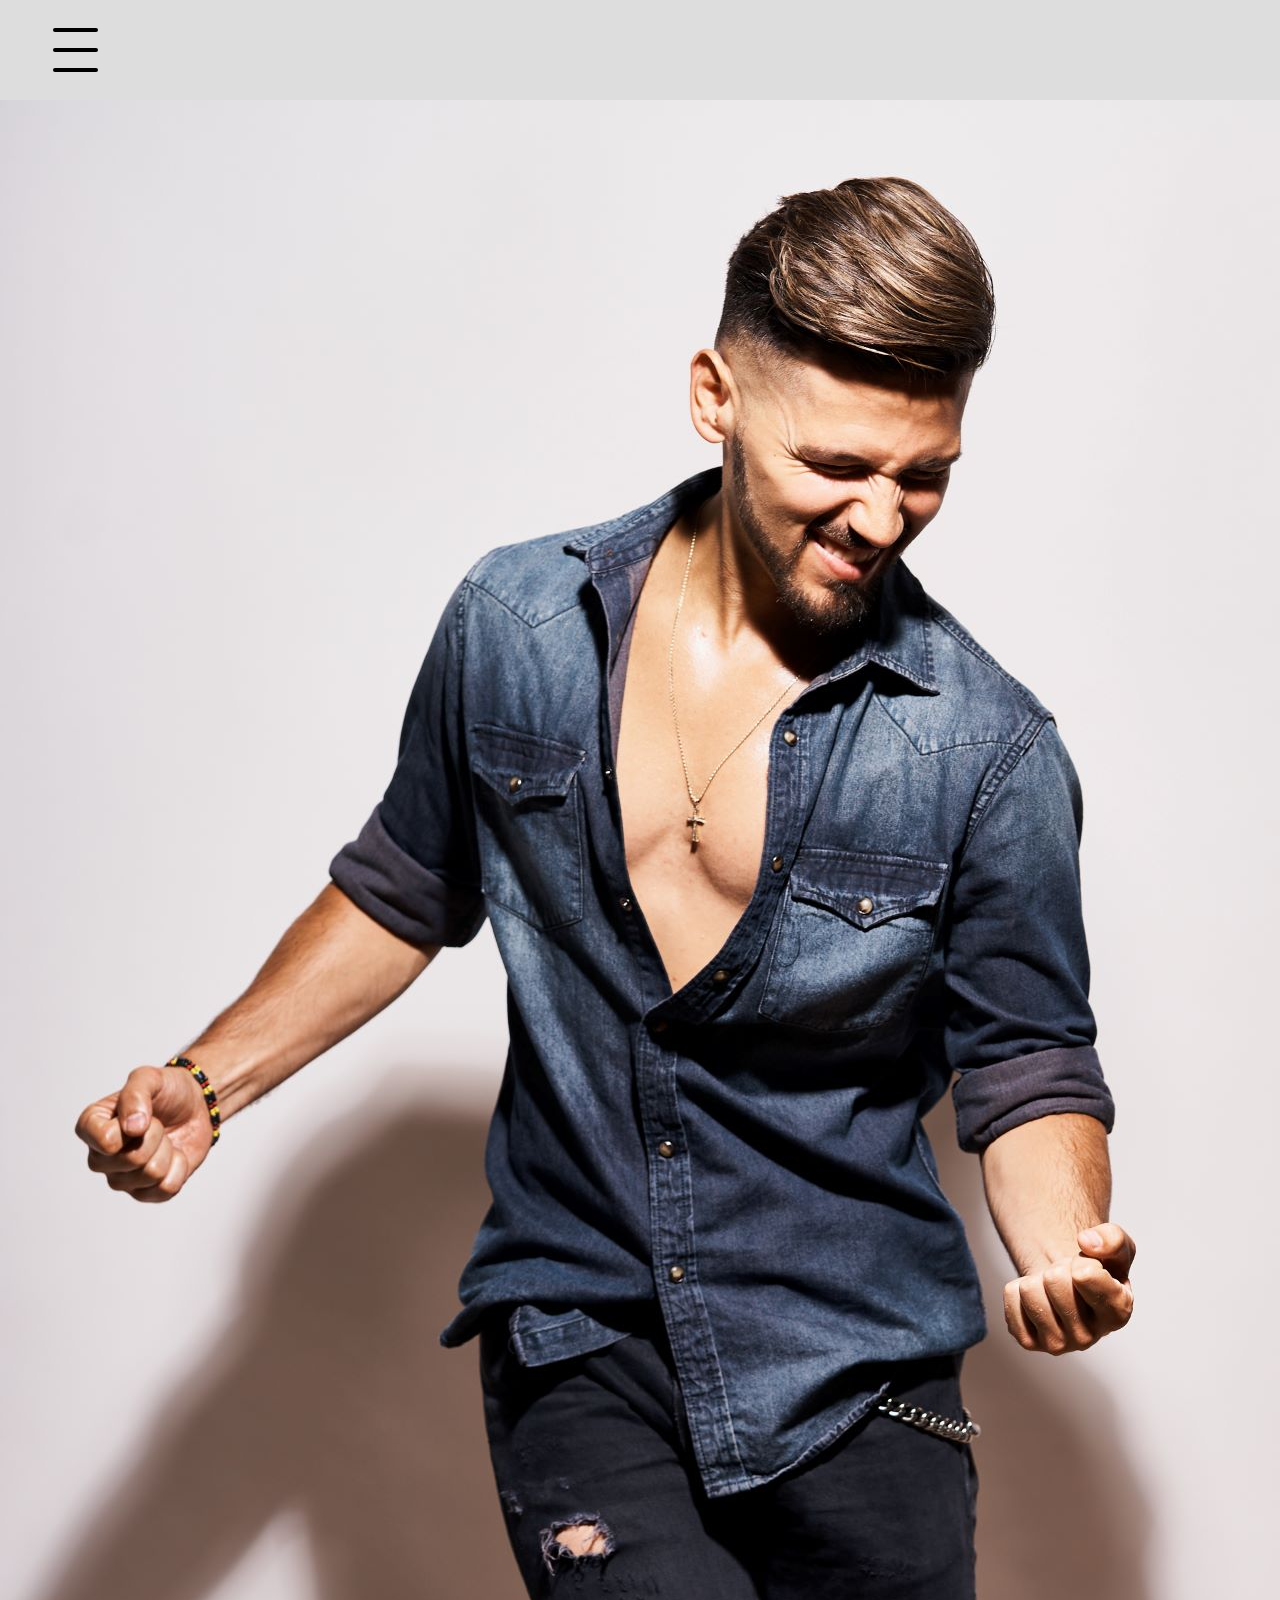
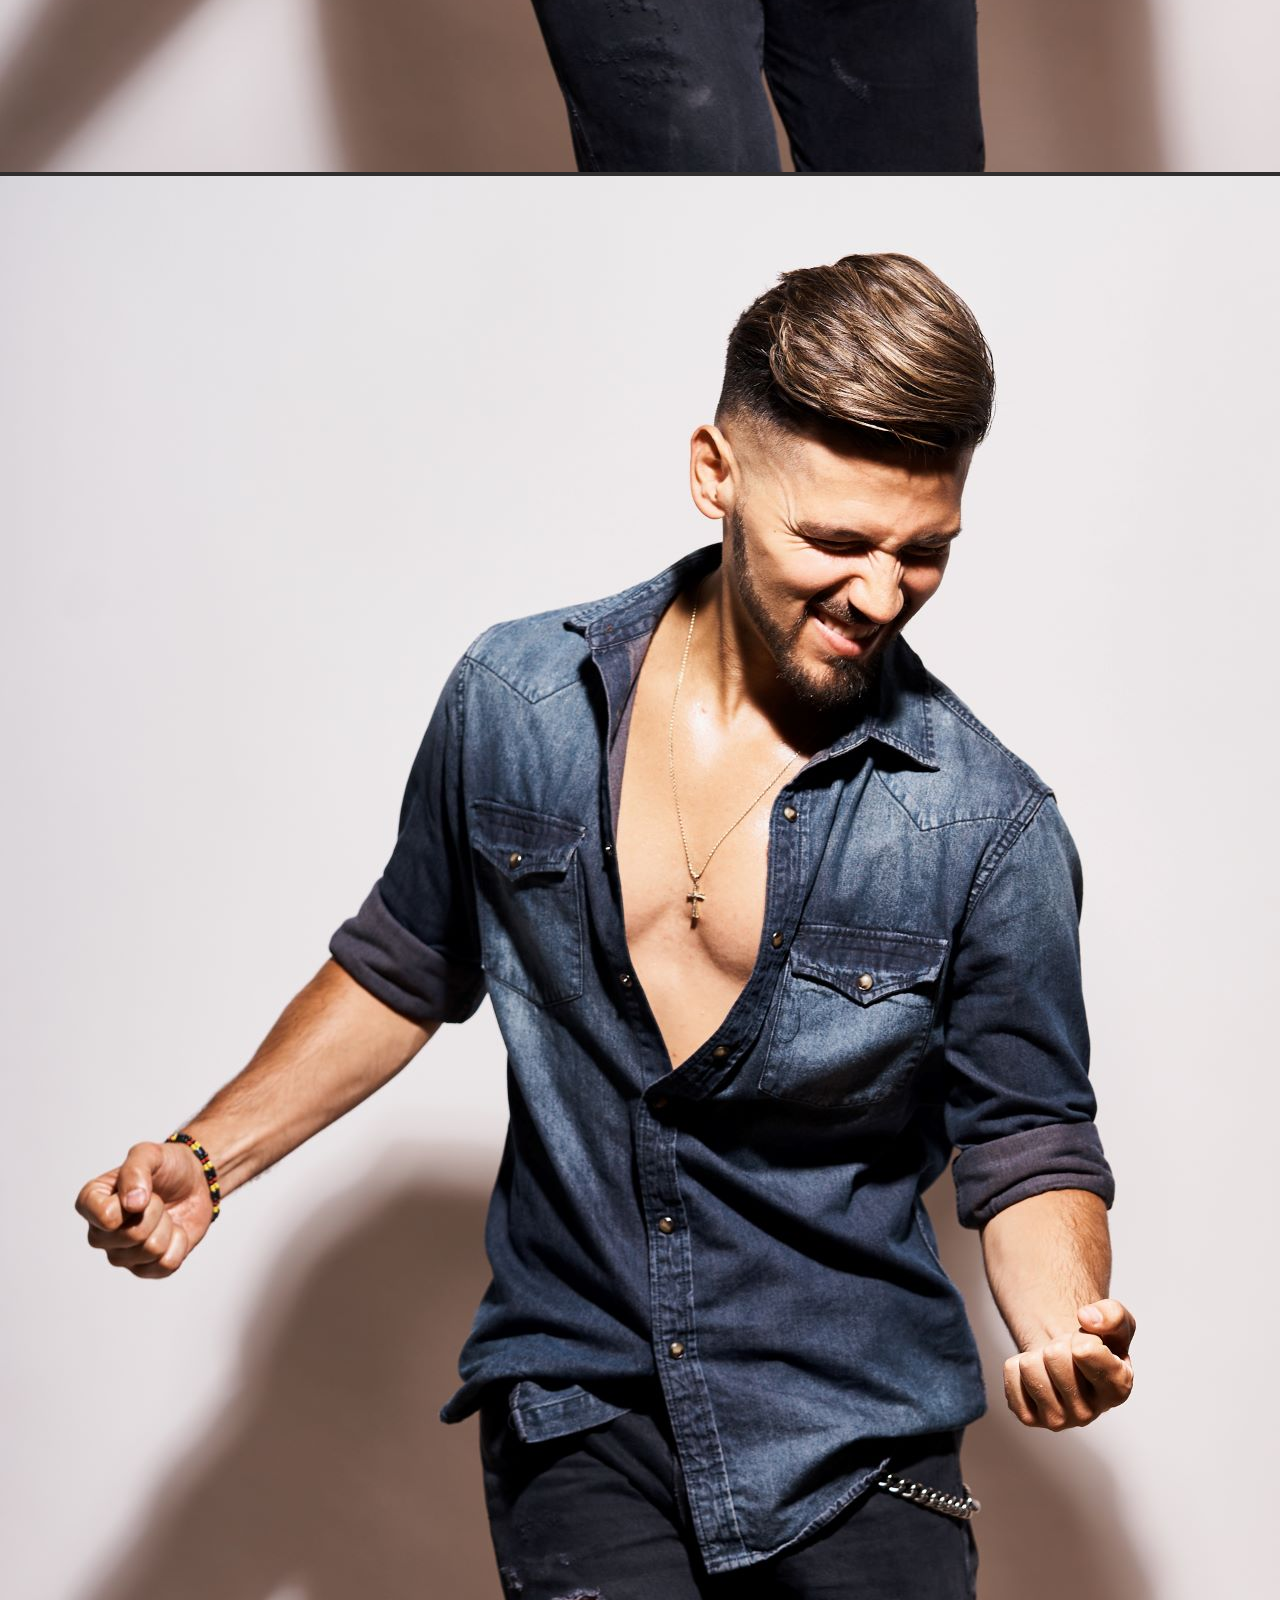
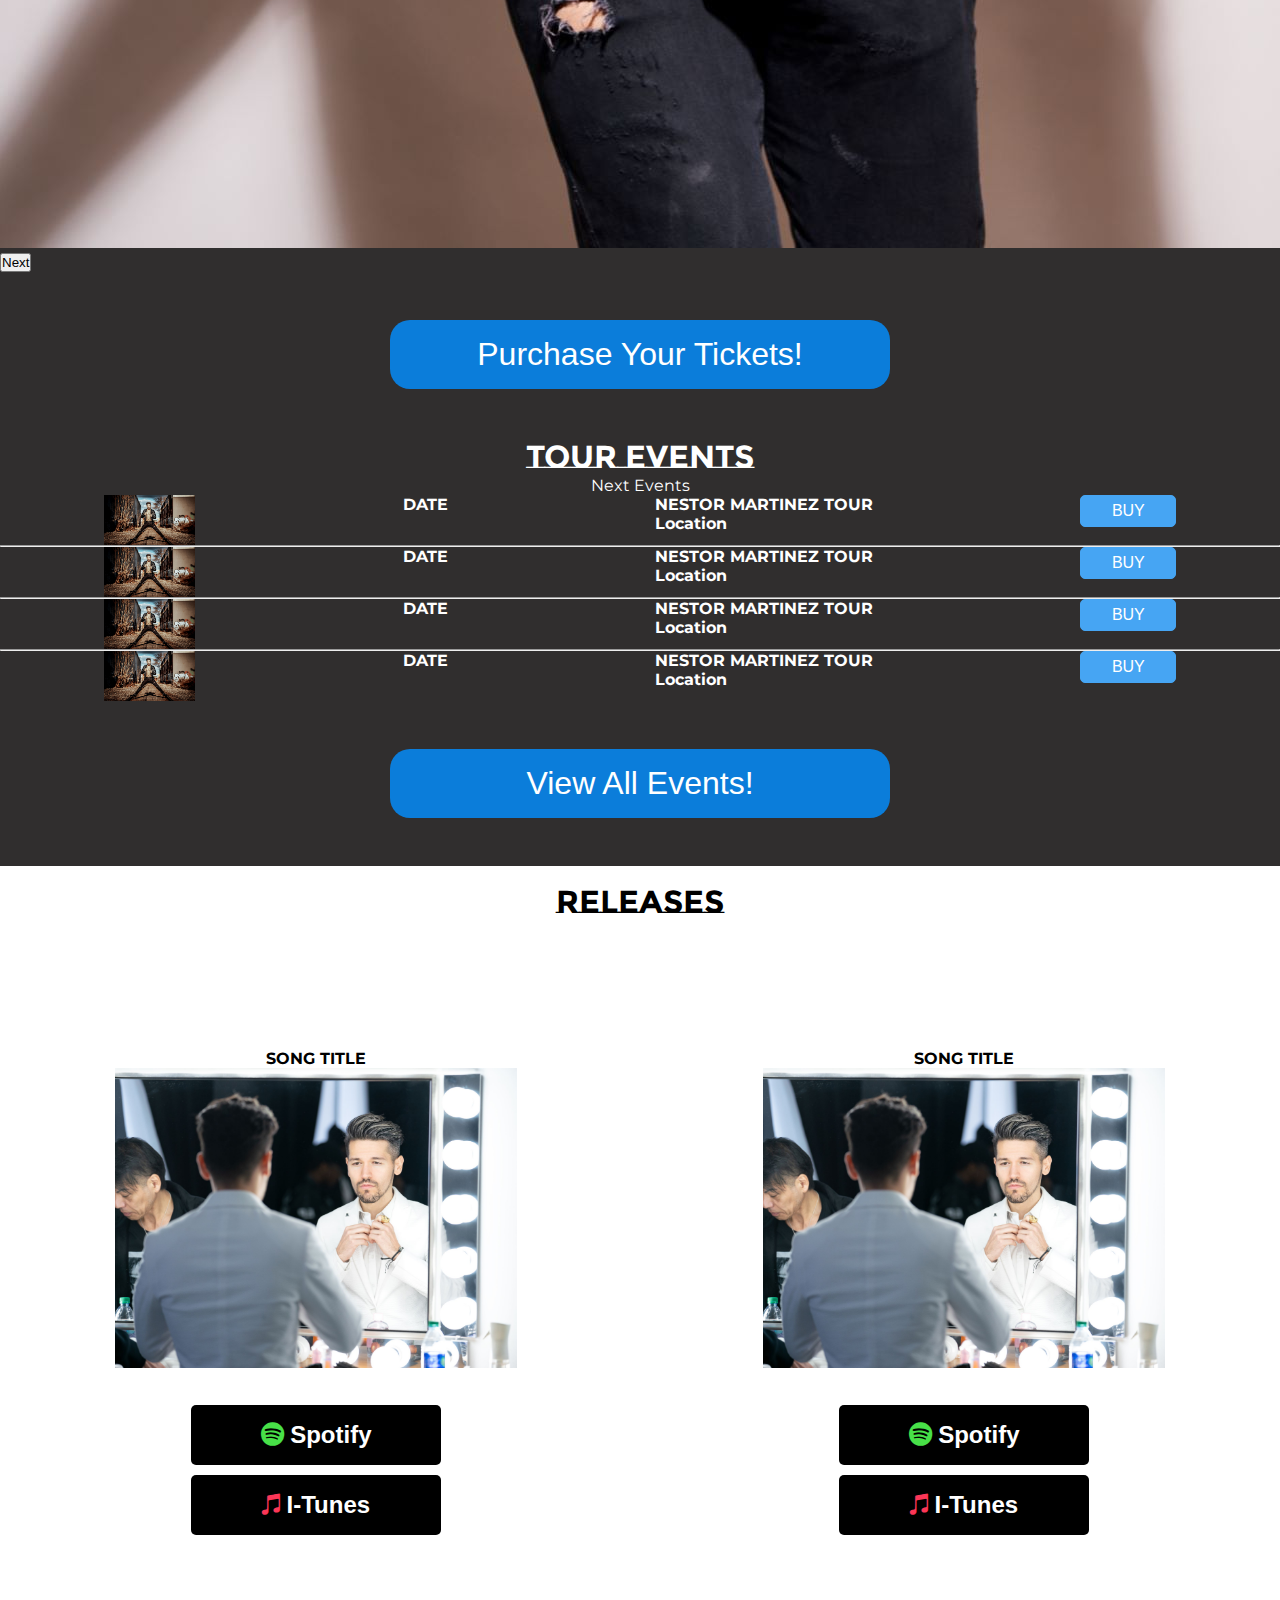
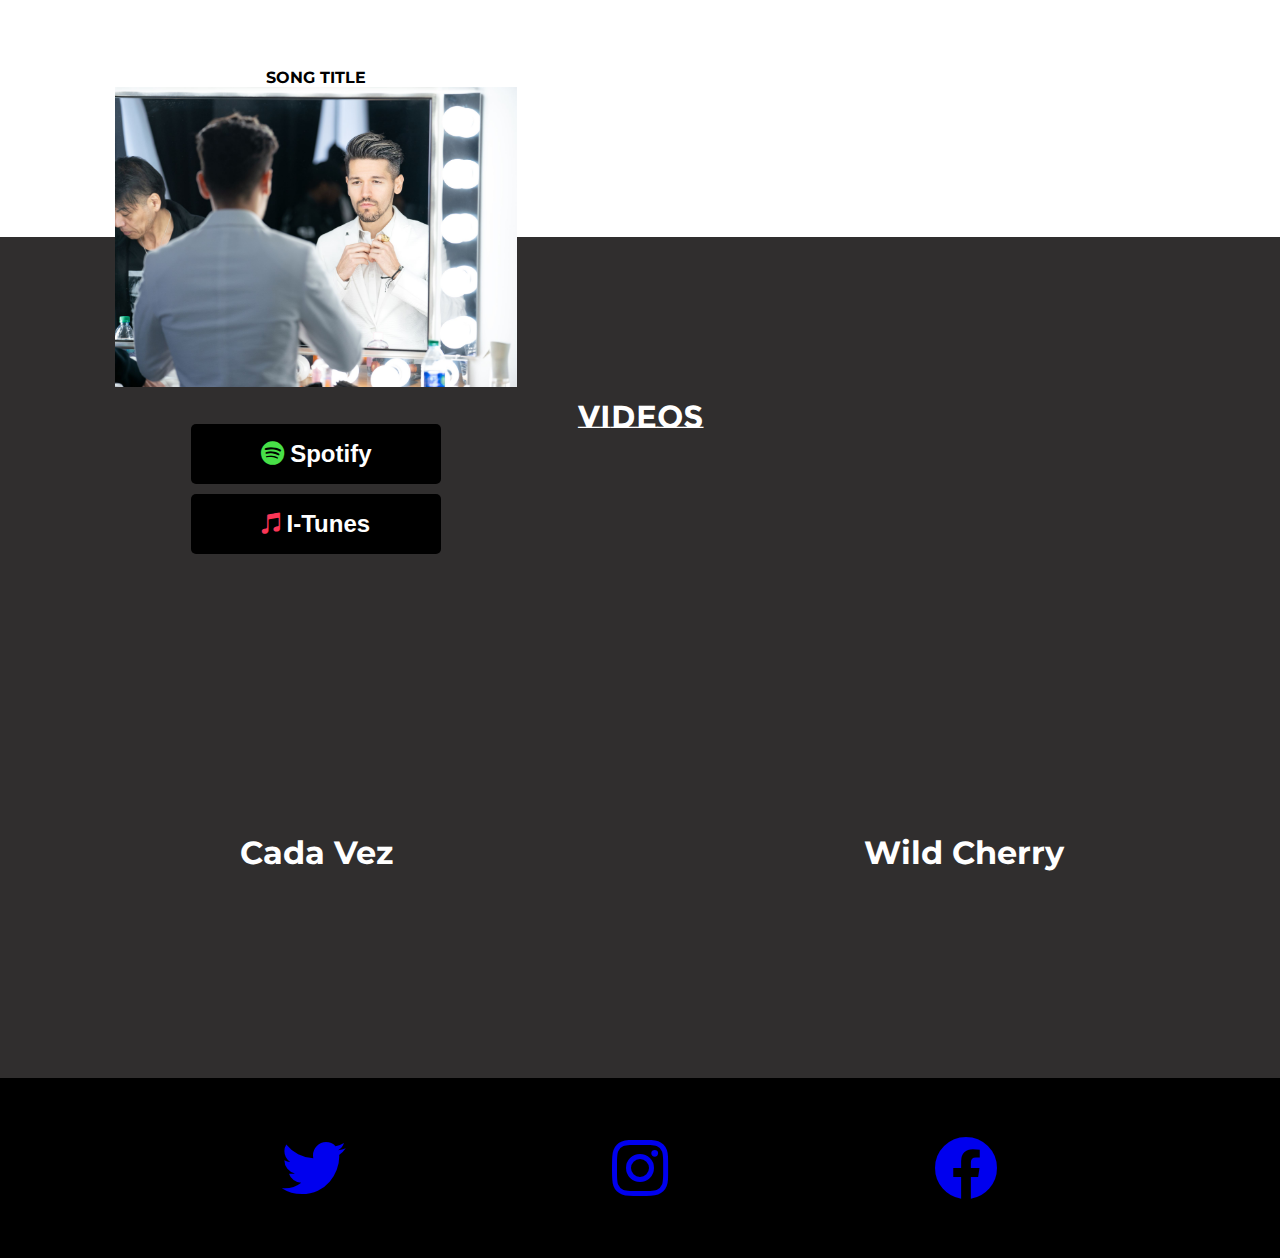
<file: index.html>
<!DOCTYPE html>
<html lang="en">

<head>
  <meta charset="UTF-8">
  <meta http-equiv="X-UA-Compatible" content="IE=edge">
  <meta name="viewport" content="width=
 , initial-scale=1.0">
  <title>Document</title>
  <link rel="preconnect" href="https://fonts.googleapis.com">
  <link rel="preconnect" href="https://fonts.gstatic.com" crossorigin>
  <link href="https://fonts.googleapis.com/css2?family=Montserrat+Subrayada&family=Montserrat:wght@400;600&display=swap"
    rel="stylesheet">
  <link href="https://cdn.jsdelivr.net/npm/bootstrap@5.1.0/dist/css/bootstrap.min.css" rel="stylesheet"
    integrity="sha384-KyZXEAg3QhqLMpG8r+8fhAXLRk2vvoC2f3B09zVXn8CA5QIVfZOJ3BCsw2P0p/We" crossorigin="anonymous">
  <link rel="stylesheet" href="https://cdnjs.cloudflare.com/ajax/libs/font-awesome/5.15.4/css/all.min.css"
    integrity="sha512-1ycn6IcaQQ40/MKBW2W4Rhis/DbILU74C1vSrLJxCq57o941Ym01SwNsOMqvEBFlcgUa6xLiPY/NS5R+E6ztJQ=="
    crossorigin="anonymous" referrerpolicy="no-referrer" />

  <link rel="stylesheet" href="styles.css">
</head>

<body>


  <div class="navbar">
    <a href="#" class="hamburger-button ">
      <div class="bar"></div>
    </a>
    <img src="./images/Nestor Martinez Logo_text2.png" alt="">

  </div>

  <div class="menu-title menu-hidden"><a href="index.html">
      <h1>MENU</h1>
    </a></div>

  <div class="menu menu-hidden">

    <ul>

      <li><a href="index.html">HOME</a></li>

      <li><a href="./bio.html">BIO</a></li>
      <li><a href="./music.html">MUSIC</a></li>
      <li><a href="./tour.html">SHOWS</a></li>
      <li><a href="./videos.html">VIDEOS</a></li>
      <li><a href="./photos.html">PHOTOS</a></li>

    </ul>
  </div>

  <!-- SOCIAL MEDIA BAR -->


  <!--  BOOTSTRAP CAROUSEL -->
  <div id="carouselExampleControls" class="carousel slide" data-bs-ride="carousel">
    <div class="carousel-inner">
      <div class="carousel-item active">
        <img src="./images/Nestor Test 7-20180174.jpg" class="d-block w-100 " alt="...">
      </div>

      <div class="carousel-item">
        <img src="./images/Nestor Test 7-20180174.jpg" class="d-block w-100  heightfixed" alt="...">
      </div>
    </div>
    <button class="carousel-control-prev menu-hidden" type="button" data-bs-target="#carouselExampleControls"
      data-bs-slide="prev">
      <span class="carousel-control-prev-icon" aria-hidden="true"></span>
      <span class="visually-hidden">Previous</span>
    </button>
    <button class="carousel-control-next" type="button" data-bs-target="#carouselExampleControls" data-bs-slide="next">
      <span class="carousel-control-next-icon" aria-hidden="true"></span>
      <span class="visually-hidden">Next</span>
    </button>
  </div>
  <!--  TICKET BUTTON AND TOURS -->

  <div clas="tour-container">
    <button class="purchase-ticket-button"><a href="#">Purchase Your Tickets!</a></button>
    <div class="tour-heading">
      <h1>TOUR EVENTS</h1>
      <p>Next Events</p>
    </div>
    <div class="tour-list-container">
      <div class="tour-item">
        <img src="./images/DSC4844.jpg" alt="" height="50px">
        <p>DATE</p>
        <div class="tour-item-details">
          <h4>NESTOR MARTINEZ TOUR</h4>
          <p>Location</p>
        </div>
        <button class="purchase-ticket-button-small"><a href="#">BUY</a></button>
      </div>
      <hr>
      <div class="tour-item">
        <img src="./images/DSC4844.jpg" alt="" height="50px">
        <p>DATE</p>
        <div class="tour-item-details">
          <h4>NESTOR MARTINEZ TOUR</h4>
          <p>Location</p>
        </div>
        <button class="purchase-ticket-button-small"><a href="#">BUY</a></button>
      </div>
      <hr>
      <div class="tour-item">
        <img src="./images/DSC4844.jpg" alt="" height="50px">
        <p>DATE</p>
        <div class="tour-item-details">
          <h4>NESTOR MARTINEZ TOUR</h4>
          <p>Location</p>
        </div>
        <button class="purchase-ticket-button-small"><a href="#">BUY</a></button>
      </div>
      <hr>
      <div class="tour-item">
        <img src="./images/DSC4844.jpg" alt="" height="50px">
        <p>DATE</p>
        <div class="tour-item-details">
          <h4>NESTOR MARTINEZ TOUR</h4>
          <p>Location</p>
        </div>
        <button class="purchase-ticket-button-small"><a href="#">BUY</a></button>
      </div>


    </div>
    <button class="purchase-ticket-button"><a href="#">View All Events!</a></button>
    <h1 class="releases-title">RELEASES</h1>
  </div>

  <!-- RELEASES SECTION -->

  <div class="releases-section">


    <div class="releases-item">



      <h4>SONG TITLE</h4>
      <img src="./images/DSC8244.jpg" height="300px" alt="">
      <button class="spotify-button"><i class="fab fa-spotify"></i>
        <a href="#">Spotify</a></button>
      <button class="apple-button"><i class="fab fa-itunes-note"></i>&nbsp<a href="#">I-Tunes</a></button>
    </div>
    <div class="releases-item">

      <h4>SONG TITLE</h4>
      <img src="./images/DSC8244.jpg" height="300px" alt="">
      <button class="spotify-button"><i class="fab fa-spotify"></i>
        <a href="#">Spotify</a></button>
      <button class="apple-button"><i class="fab fa-itunes-note"></i>&nbsp<a href="#">I-Tunes</a></button>
    </div>
    <div class="releases-item">

      <h4>SONG TITLE</h4>
      <img src="./images/DSC8244.jpg" height="300px" alt="">
      <button class="spotify-button"><i class="fab fa-spotify"></i>
        <a href="#">Spotify</a></button>
      <button class="apple-button"><i class="fab fa-itunes-note"></i>&nbsp<a href="#">I-Tunes</a></button>
    </div>
  </div>

  <!-- VIDEO SECTION -->
  <h1 class="video-section-title">VIDEOS</h1>


  <div class="video-container">

    <div class="iframe-wrapper">
      <iframe class="video-tube" width="560" height="315" src="https://www.youtube.com/embed/n9H48ybHz9k"
        title="YouTube video player" frameborder="0"
        allow="accelerometer; autoplay; clipboard-write; encrypted-media; gyroscope; picture-in-picture"
        allowfullscreen></iframe>
      <h1>Cada Vez</h1>
    </div>
    <div class="iframe-wrapper">
      <iframe class="video-tube" width="560" height="315" src="https://www.youtube.com/embed/UBAsuUXxTmA"
        title="YouTube video player" frameborder="0"
        allow="accelerometer; autoplay; clipboard-write; encrypted-media; gyroscope; picture-in-picture"
        allowfullscreen></iframe>
      <h1>Wild Cherry</h1>
    </div>

  </div>

  <div class="social-links-navbar">
    <a href="#"> <i class="fab fa-twitter fa-4x "></i></a>
    <a href="#"> <i class="fab fa-instagram fa-4x"></i></a>
    <a href="#"><i class="fab fa-facebook fa-4x"></i></a>
  </div>


  <script src="https://cdn.jsdelivr.net/npm/bootstrap@5.1.0/dist/js/bootstrap.bundle.min.js"
    integrity="sha384-U1DAWAznBHeqEIlVSCgzq+c9gqGAJn5c/t99JyeKa9xxaYpSvHU5awsuZVVFIhvj"
    crossorigin="anonymous"></script>

  <script src="script.js"></script>
</body>

</html>
</file>
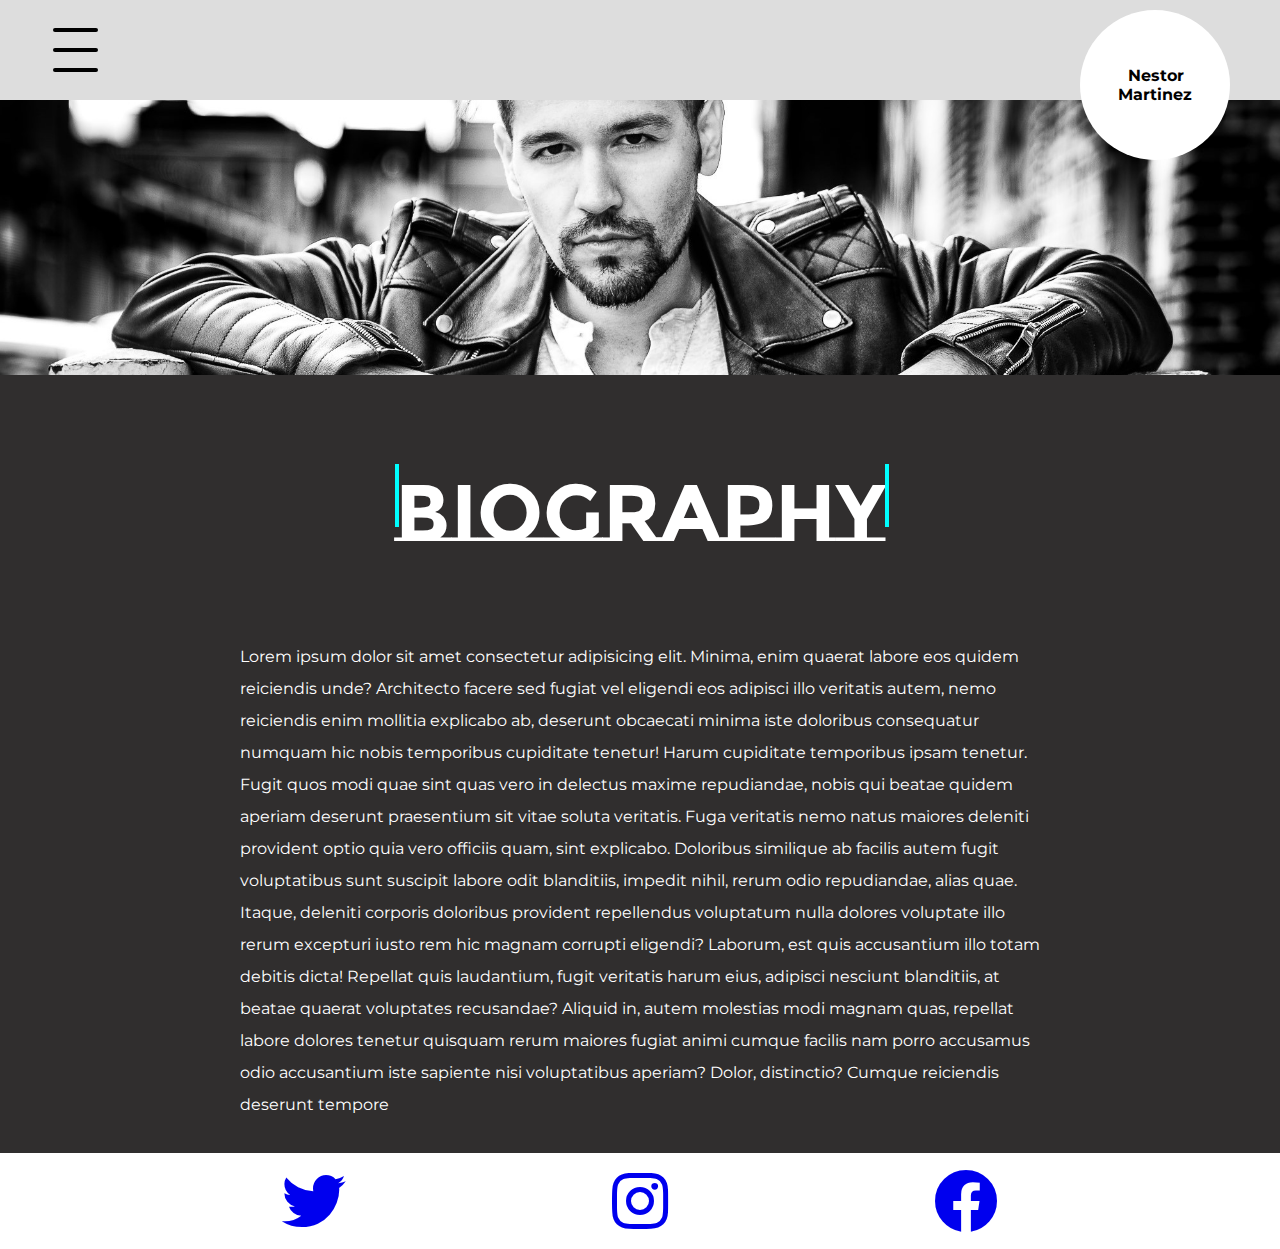
<file: bio.html>
<!DOCTYPE html>
<html lang="en">

<head>
  <meta charset="UTF-8">
  <meta http-equiv="X-UA-Compatible" content="IE=edge">
  <meta name="viewport" content="width=device-width, initial-scale=1.0">
  <link href="https://fonts.googleapis.com/css2?family=Montserrat+Subrayada&family=Montserrat:wght@400;600&display=swap"
    rel="stylesheet">
  <link rel="stylesheet" href="https://cdnjs.cloudflare.com/ajax/libs/font-awesome/5.15.4/css/all.min.css"
    integrity="sha512-1ycn6IcaQQ40/MKBW2W4Rhis/DbILU74C1vSrLJxCq57o941Ym01SwNsOMqvEBFlcgUa6xLiPY/NS5R+E6ztJQ=="
    crossorigin="anonymous" referrerpolicy="no-referrer" />
  <link rel="stylesheet" href="biostyles.css">
  <title>Document</title>
</head>

<body>

  <!-- NAVBAR -->
  <div class="navbar">
    <a href="#" class="hamburger-button ">
      <div class="bar"></div>
    </a>
    <img src="./images/Nestor Martinez Logo_text2.png" alt="">

  </div>

  <div class="menu-title menu-hidden"><a href="index.html">
      <h1>MENU</h1>
    </a></div>

  <div class="menu menu-hidden">

    <ul>

      <li><a href="index.html">HOME</a></li>

      <li><a href="./bio.html">BIO</a></li>
      <li><a href="./music.html">MUSIC</a></li>
      <li><a href="./tour.html">SHOWS</a></li>
      <li><a href="./videos.html">VIDEOS</a></li>
      <li><a href="./photos.html">PHOTOS</a></li>

    </ul>
  </div>

  <!-- BIOGRAPHY -->

  <div class="background-image">
    <div id="self-portrait">
      <p>&nbsp&nbspNestor Martinez</p>
    </div>
  </div>

  <div class="bio-container">
    <h1>Biography</h1>
    <p>Lorem ipsum dolor sit amet consectetur adipisicing elit. Minima, enim quaerat labore eos quidem reiciendis unde?
      Architecto facere sed fugiat vel eligendi eos adipisci illo veritatis autem, nemo reiciendis enim mollitia
      explicabo
      ab, deserunt obcaecati minima iste doloribus consequatur numquam hic nobis temporibus cupiditate tenetur! Harum
      cupiditate temporibus ipsam tenetur. Fugit quos modi quae sint quas vero in delectus maxime repudiandae, nobis qui
      beatae quidem aperiam deserunt praesentium sit vitae soluta veritatis. Fuga veritatis nemo natus maiores deleniti
      provident optio quia vero officiis quam, sint explicabo. Doloribus similique ab facilis autem fugit voluptatibus
      sunt
      suscipit labore odit blanditiis, impedit nihil, rerum odio repudiandae, alias quae. Itaque, deleniti corporis
      doloribus provident repellendus voluptatum nulla dolores voluptate illo rerum excepturi iusto rem hic magnam
      corrupti
      eligendi? Laborum, est quis accusantium illo totam debitis dicta! Repellat quis laudantium, fugit veritatis harum
      eius, adipisci nesciunt blanditiis, at beatae quaerat voluptates recusandae? Aliquid in, autem molestias modi
      magnam
      quas, repellat labore dolores tenetur quisquam rerum maiores fugiat animi cumque facilis nam porro accusamus odio
      accusantium iste sapiente nisi voluptatibus aperiam? Dolor, distinctio? Cumque reiciendis deserunt tempore
    </p>

  </div>

  <div class="social-links-navbar-3">
    <a href="#"> <i class="fab fa-twitter fa-4x "></i></a>
    <a href="#"> <i class="fab fa-instagram fa-4x"></i></a>
    <a href="#"><i class="fab fa-facebook fa-4x"></i></a>
  </div>


  <script src="script.js"></script>
</body>

</html>
</file>
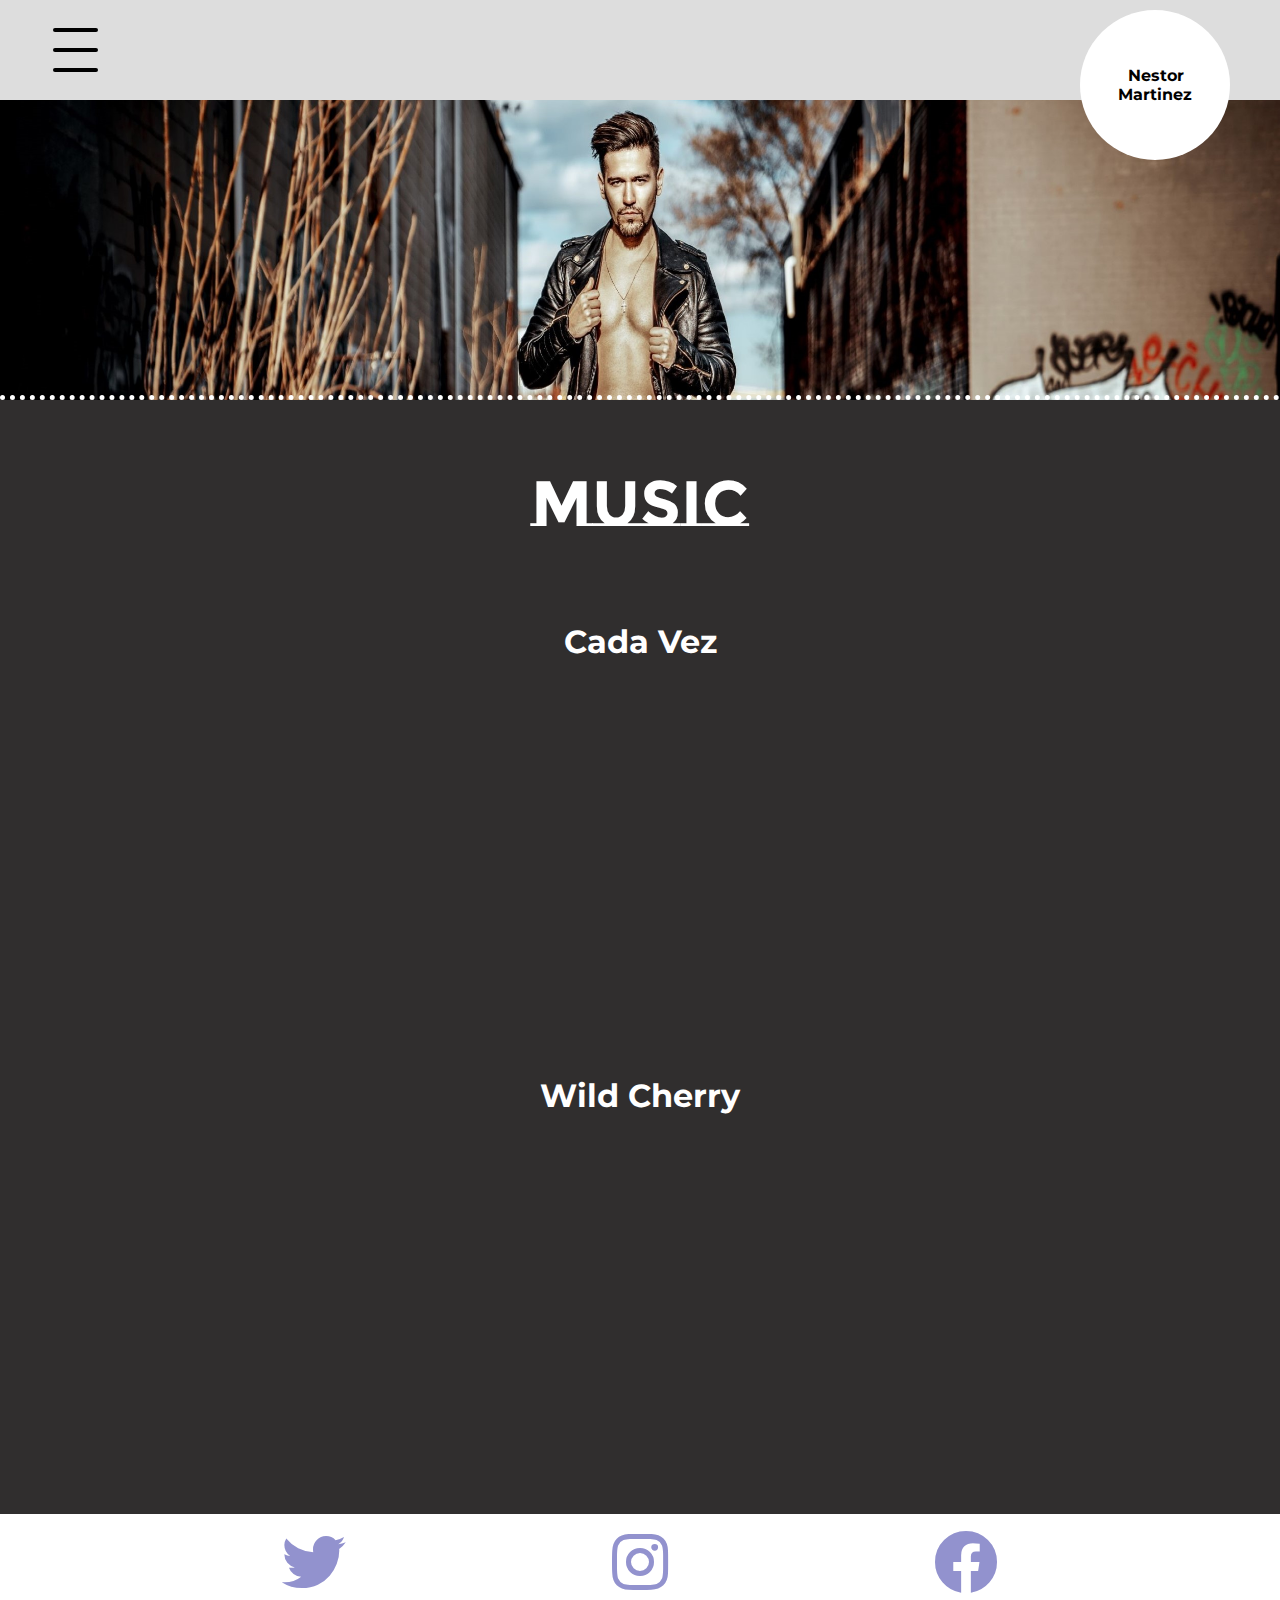
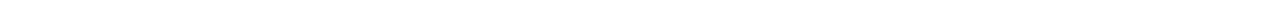
<file: music.html>
<!DOCTYPE html>
<html lang="en">

<head>
  <meta charset="UTF-8">
  <meta http-equiv="X-UA-Compatible" content="IE=edge">
  <meta name="viewport" content="width=device-width, initial-scale=1.0">
  <link href="https://fonts.googleapis.com/css2?family=Montserrat+Subrayada&family=Montserrat:wght@400;600&display=swap"
    rel="stylesheet">
  <link rel="stylesheet" href="https://cdnjs.cloudflare.com/ajax/libs/font-awesome/5.15.4/css/all.min.css"
    integrity="sha512-1ycn6IcaQQ40/MKBW2W4Rhis/DbILU74C1vSrLJxCq57o941Ym01SwNsOMqvEBFlcgUa6xLiPY/NS5R+E6ztJQ=="
    crossorigin="anonymous" referrerpolicy="no-referrer" />
  <link rel="stylesheet" href="biostyles.css">
  <title>Document</title>
</head>

<body>

  <!-- NAVBAR -->
  <div class="navbar">
    <a href="#" class="hamburger-button ">
      <div class="bar"></div>
    </a>
    <img src="./images/Nestor Martinez Logo_text2.png" alt="">

  </div>

  <div class="menu-title menu-hidden"><a href="index.html">
      <h1>MENU</h1>
    </a></div>

  <div class="menu menu-hidden">

    <ul>

      <li><a href="index.html">HOME</a></li>

      <li><a href="./bio.html">BIO</a></li>
      <li><a href="./music.html">MUSIC</a></li>
      <li><a href="./tour.html">SHOWS</a></li>
      <li><a href="./videos.html">VIDEOS</a></li>
      <li><a href="./photos.html">PHOTOS</a></li>

    </ul>
  </div>

  <!-- BIOGRAPHY -->

  <div class="music-background-image">
    <div id="self-portrait">
      <p>&nbsp&nbspNestor Martinez</p>
    </div>
  </div>

  <h1 class="music-title">MUSIC</h1>
  <div class="music-container">

    <div class="iframe-wrapper">
      <h1>Cada Vez</h1>
      <iframe class="video-tube" width="560" height="315" src="https://www.youtube.com/embed/n9H48ybHz9k"
        title="YouTube video player" frameborder="0"
        allow="accelerometer; autoplay; clipboard-write; encrypted-media; gyroscope; picture-in-picture"
        allowfullscreen></iframe>

    </div>
    <div class="iframe-wrapper">
      <h1>Wild Cherry</h1>
      <iframe class="video-tube" width="560" height="315" src="https://www.youtube.com/embed/UBAsuUXxTmA"
        title="YouTube video player" frameborder="0"
        allow="accelerometer; autoplay; clipboard-write; encrypted-media; gyroscope; picture-in-picture"
        allowfullscreen></iframe>

    </div>

  </div>

  </div>


  <div class="social-links-navbar-2">
    <a href="#"> <i class="fab fa-twitter fa-4x "></i></a>
    <a href="#"> <i class="fab fa-instagram fa-4x"></i></a>
    <a href="#"><i class="fab fa-facebook fa-4x"></i></a>
  </div>


  <script src="script.js"></script>
</body>

</html>
</file>
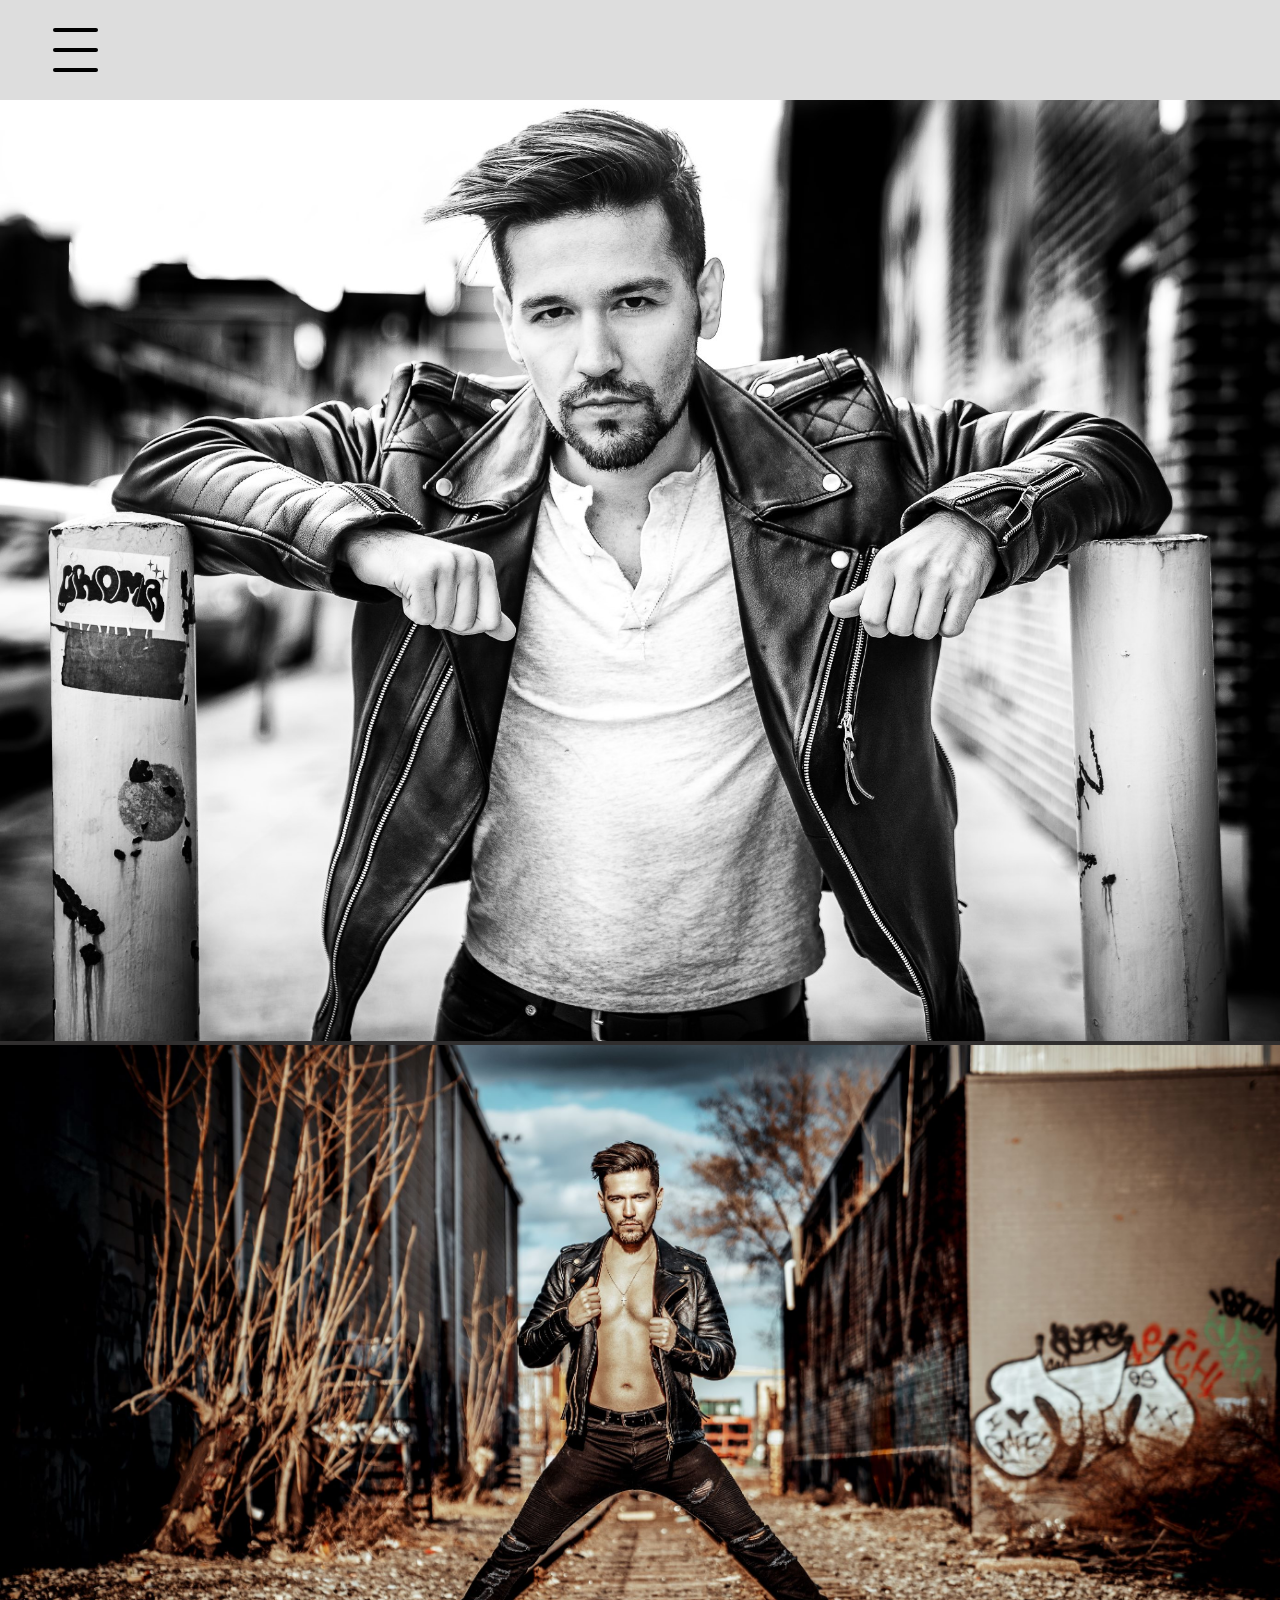
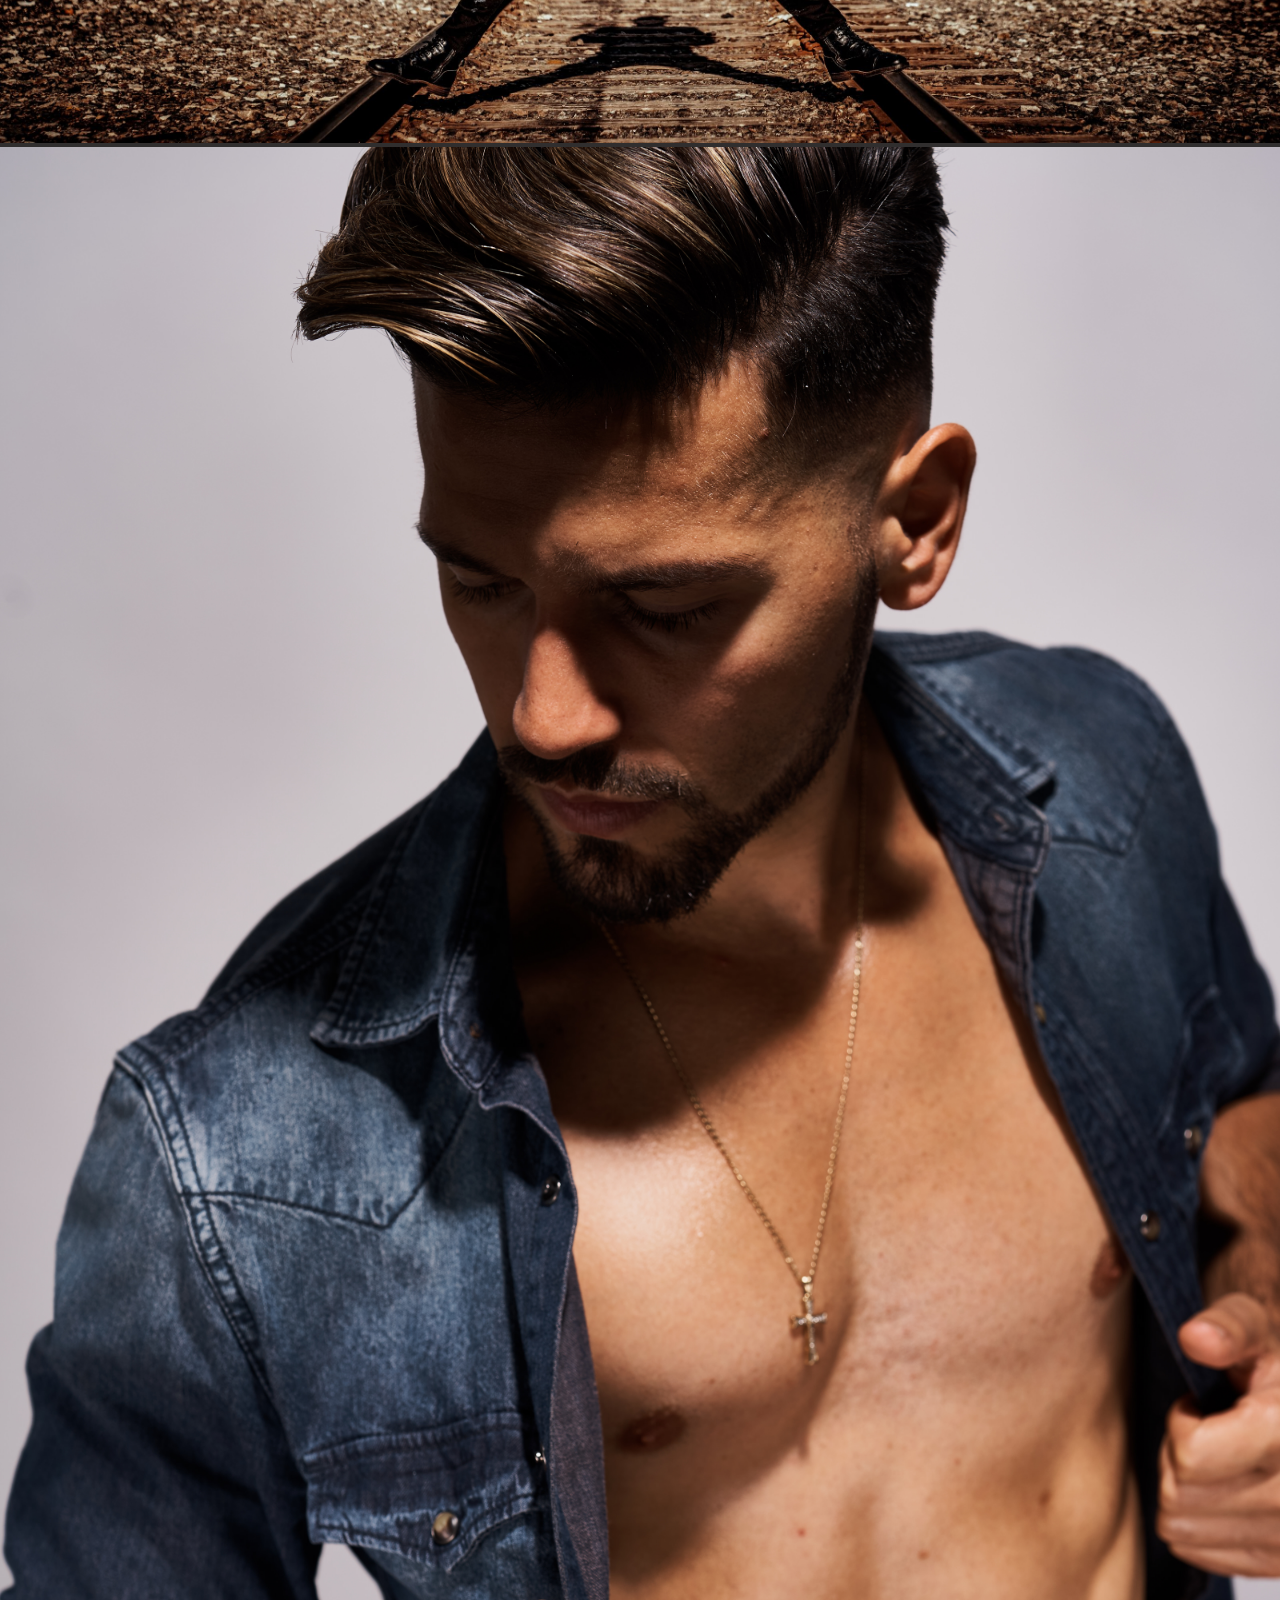
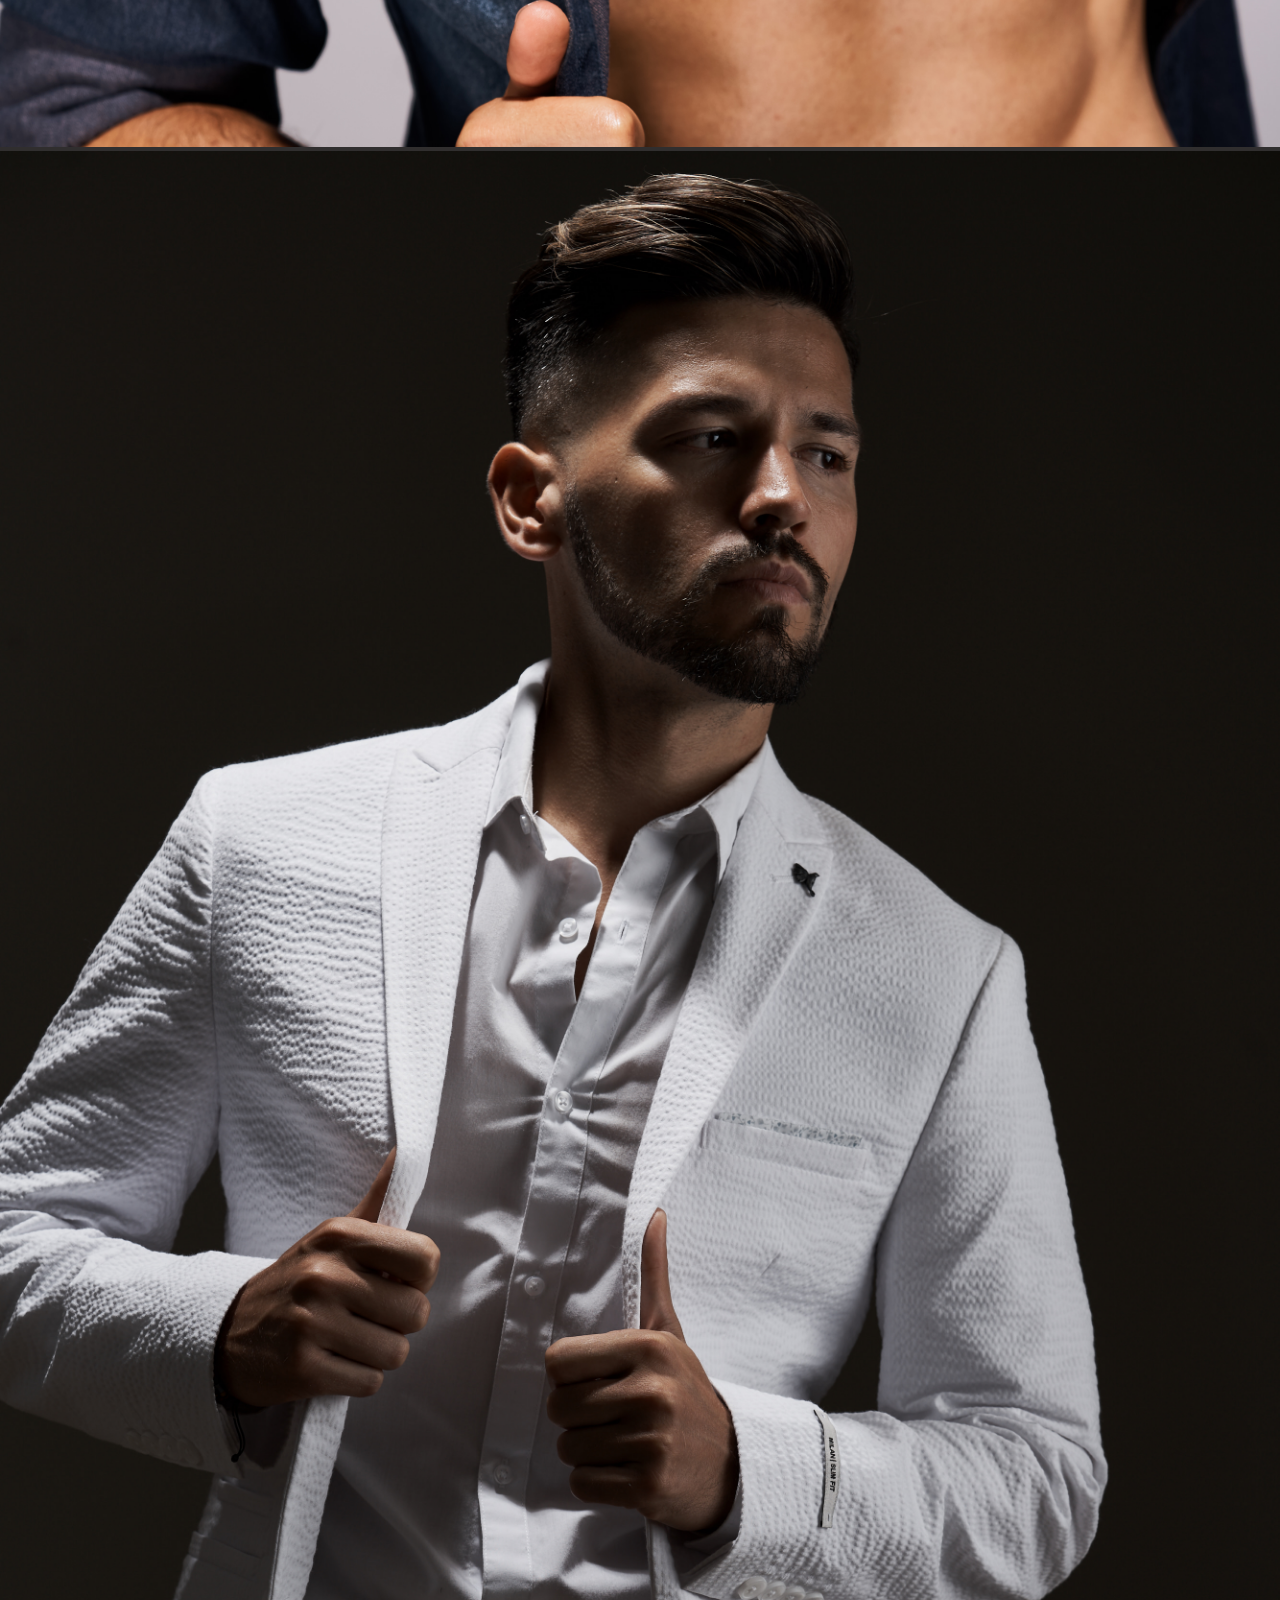
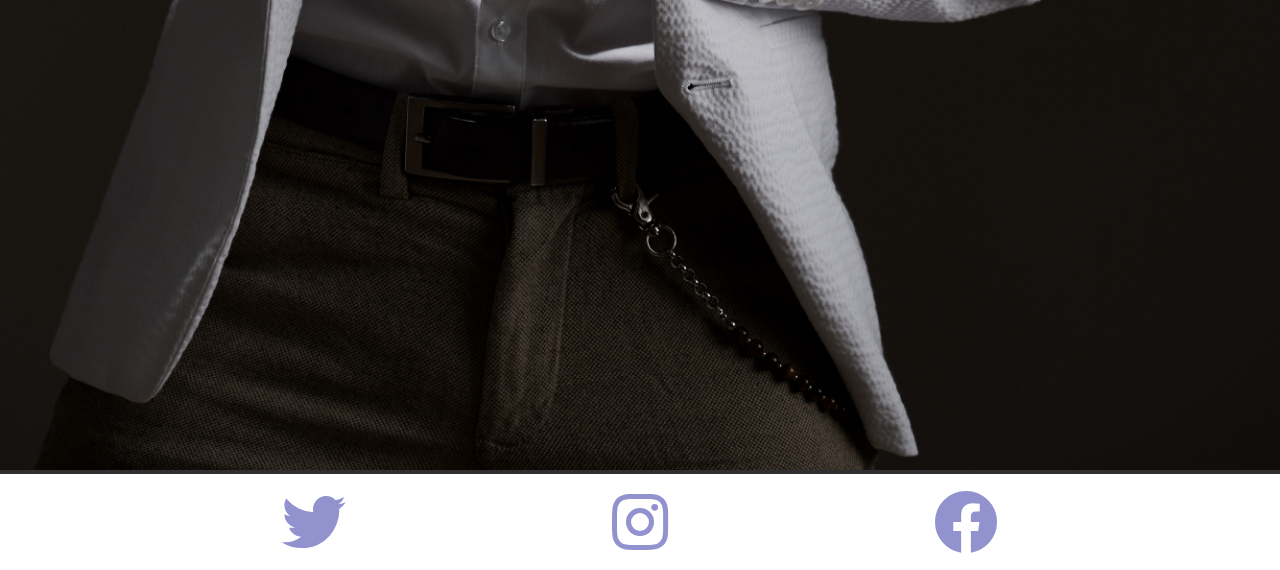
<file: photos.html>
<!DOCTYPE html>
<html lang="en">

<head>
  <meta charset="UTF-8">
  <meta http-equiv="X-UA-Compatible" content="IE=edge">
  <meta name="viewport" content="width=device-width, initial-scale=1.0">
  <link href="https://fonts.googleapis.com/css2?family=Montserrat+Subrayada&family=Montserrat:wght@400;600&display=swap"
    rel="stylesheet">
  <link rel="stylesheet" href="https://cdnjs.cloudflare.com/ajax/libs/font-awesome/5.15.4/css/all.min.css"
    integrity="sha512-1ycn6IcaQQ40/MKBW2W4Rhis/DbILU74C1vSrLJxCq57o941Ym01SwNsOMqvEBFlcgUa6xLiPY/NS5R+E6ztJQ=="
    crossorigin="anonymous" referrerpolicy="no-referrer" />
  <link rel="stylesheet" href="biostyles.css">
  <title>Document</title>
</head>

<body>

  <!-- NAVBAR -->
  <div class="navbar">
    <a href="#" class="hamburger-button ">
      <div class="bar"></div>
    </a>
    <img src="./images/Nestor Martinez Logo_text2.png" alt="">

  </div>

  <div class="menu-title menu-hidden"><a href="index.html">
      <h1>MENU</h1>
    </a></div>

  <div class="menu menu-hidden">

    <ul>

      <li><a href="index.html">HOME</a></li>
      <li><a href="./bio.html">BIO</a></li>
      <li><a href="./music.html">MUSIC</a></li>
      <li><a href="./tour.html">SHOWS</a></li>
      <li><a href="./videos.html">VIDEOS</a></li>
      <li><a href="./photos.html">PHOTOS</a></li>

    </ul>
  </div>

  <!-- BIOGRAPHY -->

  <!-- <div class="music-background-image">
  <div id="self-portrait">
   <p>&nbsp&nbspNestor Martinez</p>
  </div>
 </div> -->

  <div class="photo-container">
    <div class="photo-item">
      <img src="./images/DSC4805.jpg" alt="">
    </div>
    <div class="photo-item">
      <img src="./images/DSC4844.jpg" alt="">
    </div>
    <div class="photo-item">
      <img src="./images/Nestor Test 7-20180217.jpg" alt="">
    </div>
    <div class="photo-item">
      <img src="./images/Nestor Test 7-20180130.jpg" alt="">
    </div>

  </div>



  <div class="social-links-navbar-2">
    <a href="#"> <i class="fab fa-twitter fa-4x "></i></a>
    <a href="#"> <i class="fab fa-instagram fa-4x"></i></a>
    <a href="#"><i class="fab fa-facebook fa-4x"></i></a>
  </div>


  <script src="script.js"></script>
</body>

</html>
</file>
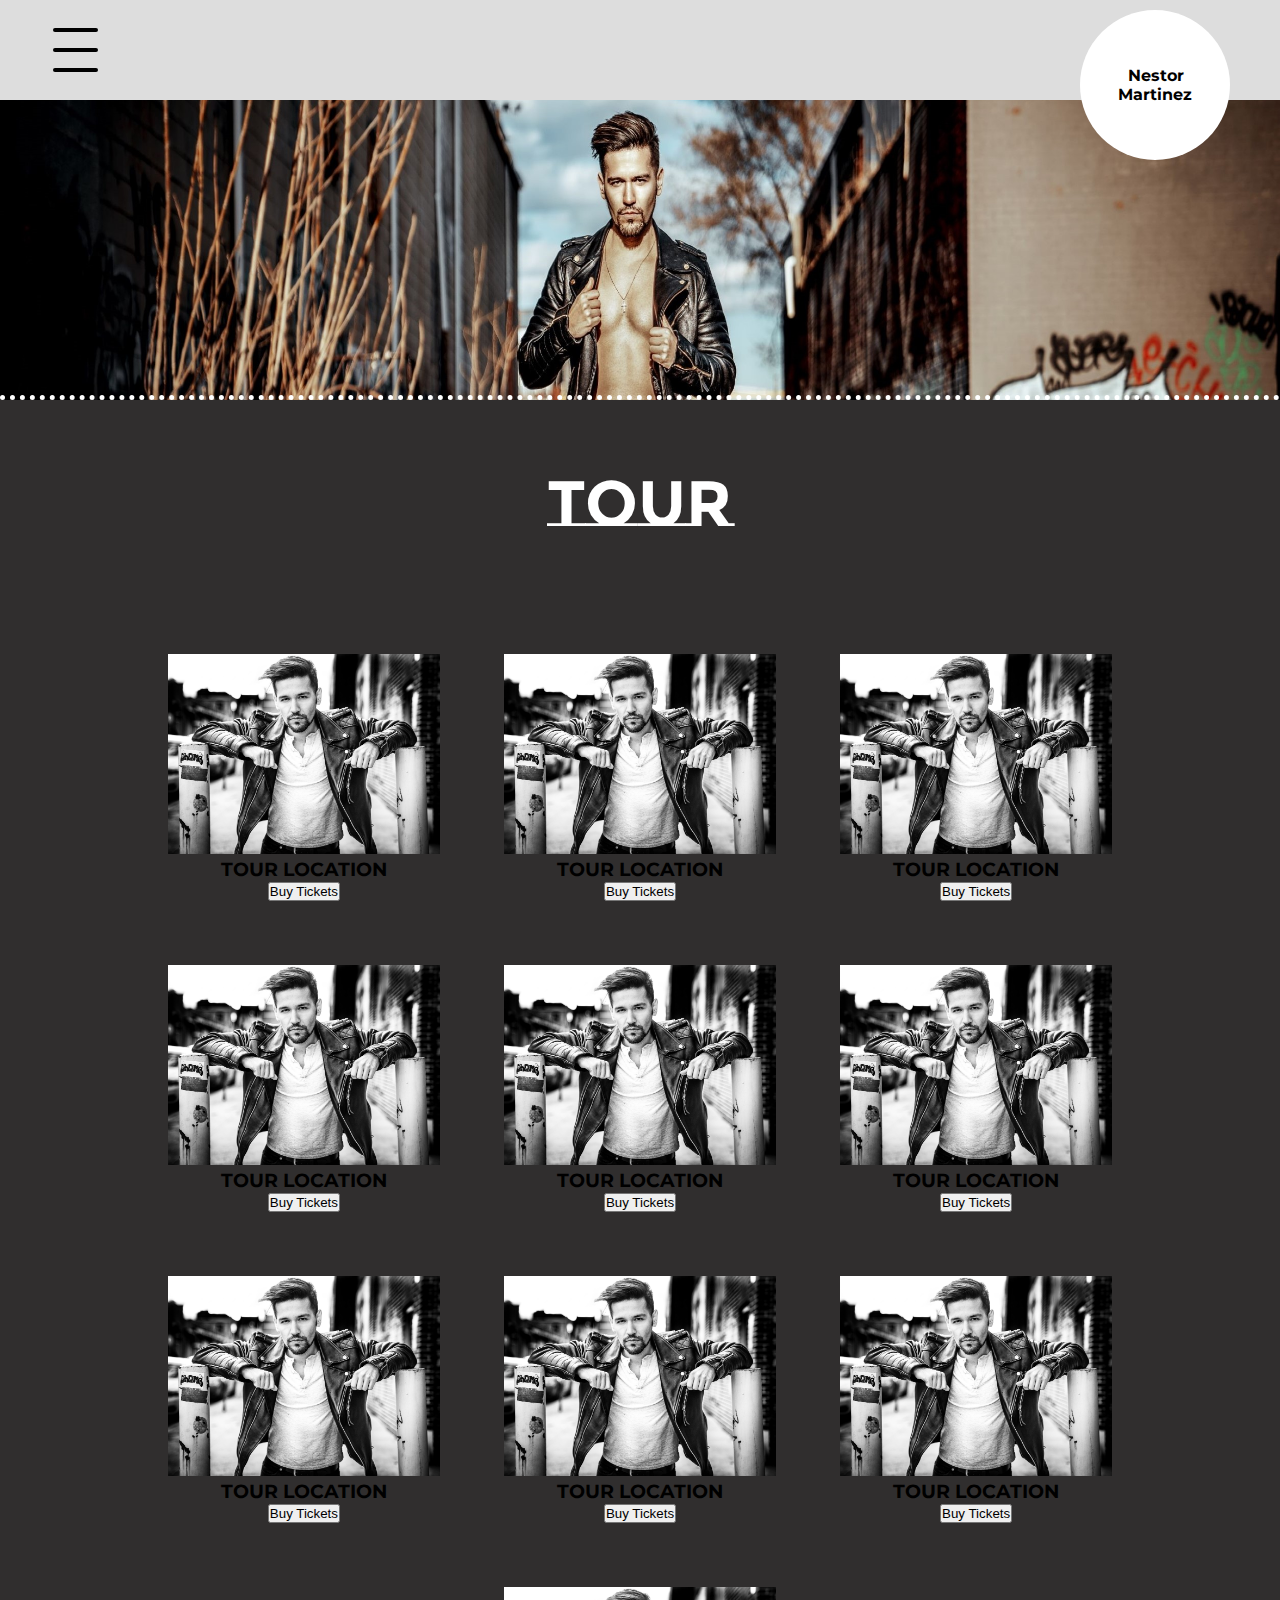
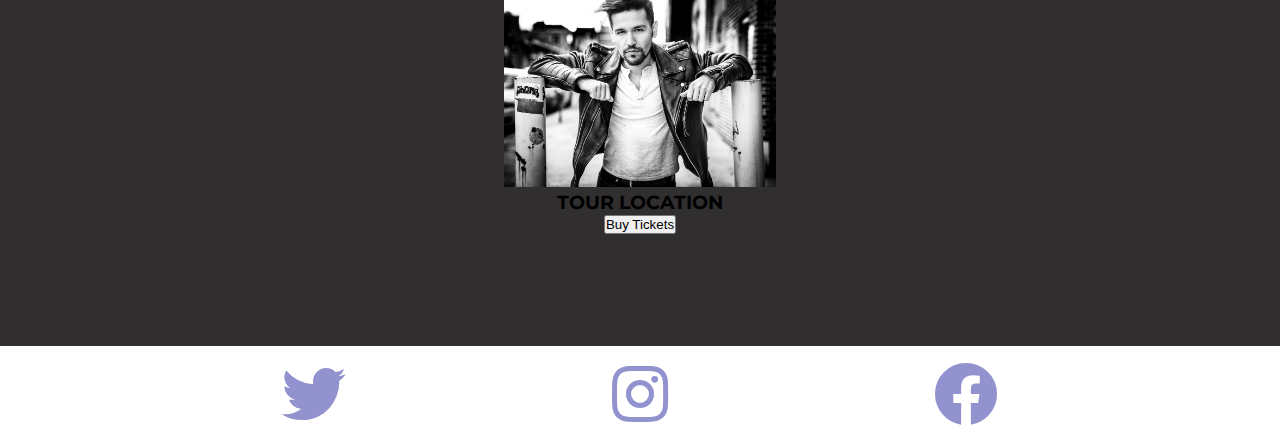
<file: tour.html>
<!DOCTYPE html>
<html lang="en">

<head>
  <meta charset="UTF-8">
  <meta http-equiv="X-UA-Compatible" content="IE=edge">
  <meta name="viewport" content="width=device-width, initial-scale=1.0">
  <link href="https://fonts.googleapis.com/css2?family=Montserrat+Subrayada&family=Montserrat:wght@400;600&display=swap"
    rel="stylesheet">
  <link rel="stylesheet" href="https://cdnjs.cloudflare.com/ajax/libs/font-awesome/5.15.4/css/all.min.css"
    integrity="sha512-1ycn6IcaQQ40/MKBW2W4Rhis/DbILU74C1vSrLJxCq57o941Ym01SwNsOMqvEBFlcgUa6xLiPY/NS5R+E6ztJQ=="
    crossorigin="anonymous" referrerpolicy="no-referrer" />
  <link rel="stylesheet" href="biostyles.css">
  <title>Document</title>
</head>

<body>

  <!-- NAVBAR -->
  <div class="navbar">
    <a href="#" class="hamburger-button ">
      <div class="bar"></div>
    </a>
    <img src="./images/Nestor Martinez Logo_text2.png" alt="">

  </div>

  <div class="menu-title menu-hidden"><a href="index.html">
      <h1>MENU</h1>
    </a></div>

  <div class="menu menu-hidden">

    <ul>

      <li><a href="index.html">HOME</a></li>

      <li><a href="./bio.html">BIO</a></li>
      <li><a href="./music.html">MUSIC</a></li>
      <li><a href="./tour.html">SHOWS</a></li>
      <li><a href="./videos.html">VIDEOS</a></li>
      <li><a href="./photos.html">PHOTOS</a></li>

    </ul>
  </div>

  <!-- BIOGRAPHY -->

  <div class="music-background-image">
    <div id="self-portrait">
      <p>&nbsp&nbspNestor Martinez</p>
    </div>
  </div>

  <h1 class="music-title">TOUR</h1>

  <div class="tour-container">
    <div class="tour-item">

      <img src="./images/_DSC4805.jpg" height="200px" alt="">
      <h3>TOUR LOCATION</h3>
      <button>Buy Tickets</button>

    </div>
    <div class="tour-item">

      <img src="./images/_DSC4805.jpg" height="200px" alt="">
      <h3>TOUR LOCATION</h3>
      <button>Buy Tickets</button>

    </div>
    <div class="tour-item">

      <img src="./images/_DSC4805.jpg" height="200px" alt="">
      <h3>TOUR LOCATION</h3>
      <button>Buy Tickets</button>

    </div>
    <div class="tour-item">

      <img src="./images/_DSC4805.jpg" height="200px" alt="">
      <h3>TOUR LOCATION</h3>
      <button>Buy Tickets</button>

    </div>
    <div class="tour-item">

      <img src="./images/_DSC4805.jpg" height="200px" alt="">
      <h3>TOUR LOCATION</h3>
      <button>Buy Tickets</button>

    </div>
    <div class="tour-item">

      <img src="./images/_DSC4805.jpg" height="200px" alt="">
      <h3>TOUR LOCATION</h3>
      <button>Buy Tickets</button>

    </div>
    <div class="tour-item">

      <img src="./images/_DSC4805.jpg" height="200px" alt="">
      <h3>TOUR LOCATION</h3>
      <button>Buy Tickets</button>

    </div>
    <div class="tour-item">

      <img src="./images/_DSC4805.jpg" height="200px" alt="">
      <h3>TOUR LOCATION</h3>
      <button>Buy Tickets</button>

    </div>
    <div class="tour-item">

      <img src="./images/_DSC4805.jpg" height="200px" alt="">
      <h3>TOUR LOCATION</h3>
      <button>Buy Tickets</button>

    </div>
    <div class="tour-item">

      <img src="./images/_DSC4805.jpg" height="200px" alt="">
      <h3>TOUR LOCATION</h3>
      <button>Buy Tickets</button>

    </div>
  </div>


  <div class="social-links-navbar-2">
    <a href="#"> <i class="fab fa-twitter fa-4x "></i></a>
    <a href="#"> <i class="fab fa-instagram fa-4x"></i></a>
    <a href="#"><i class="fab fa-facebook fa-4x"></i></a>
  </div>


  <script src="script.js"></script>
</body>

</html>
</file>
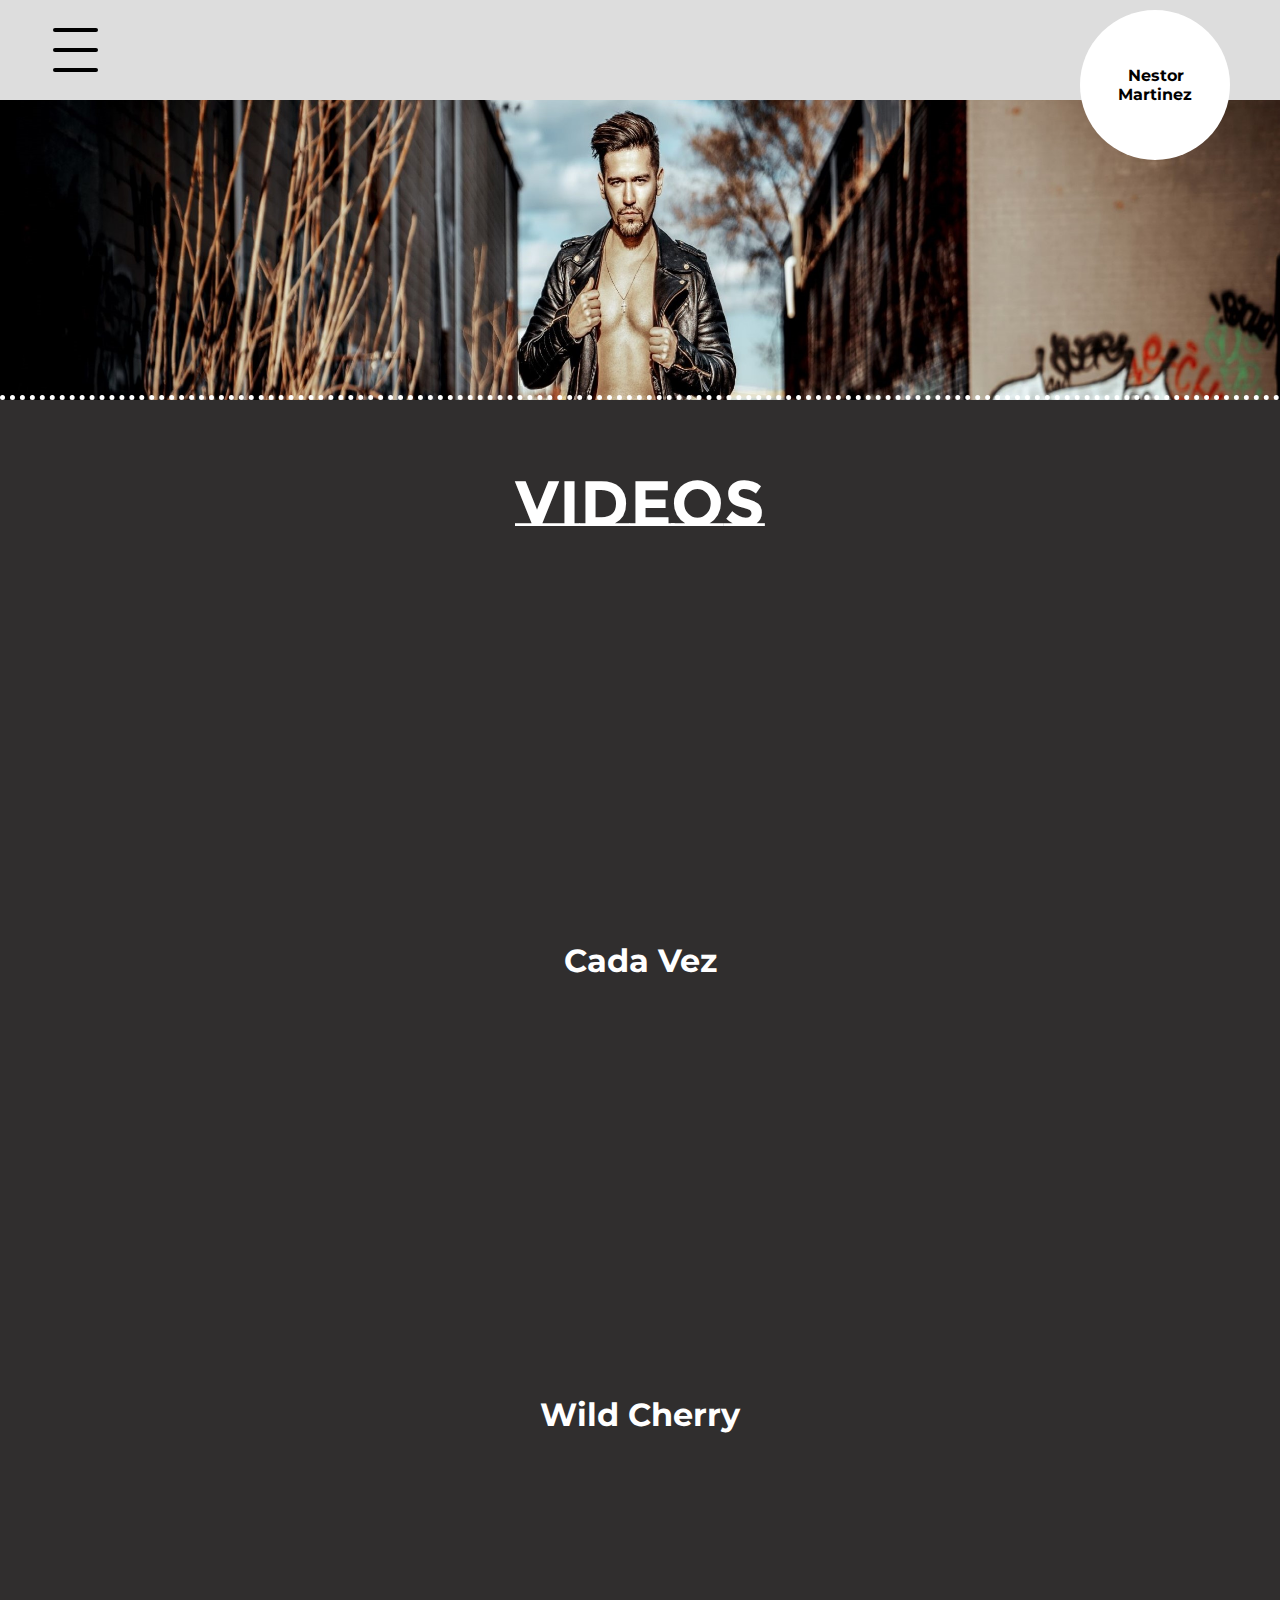
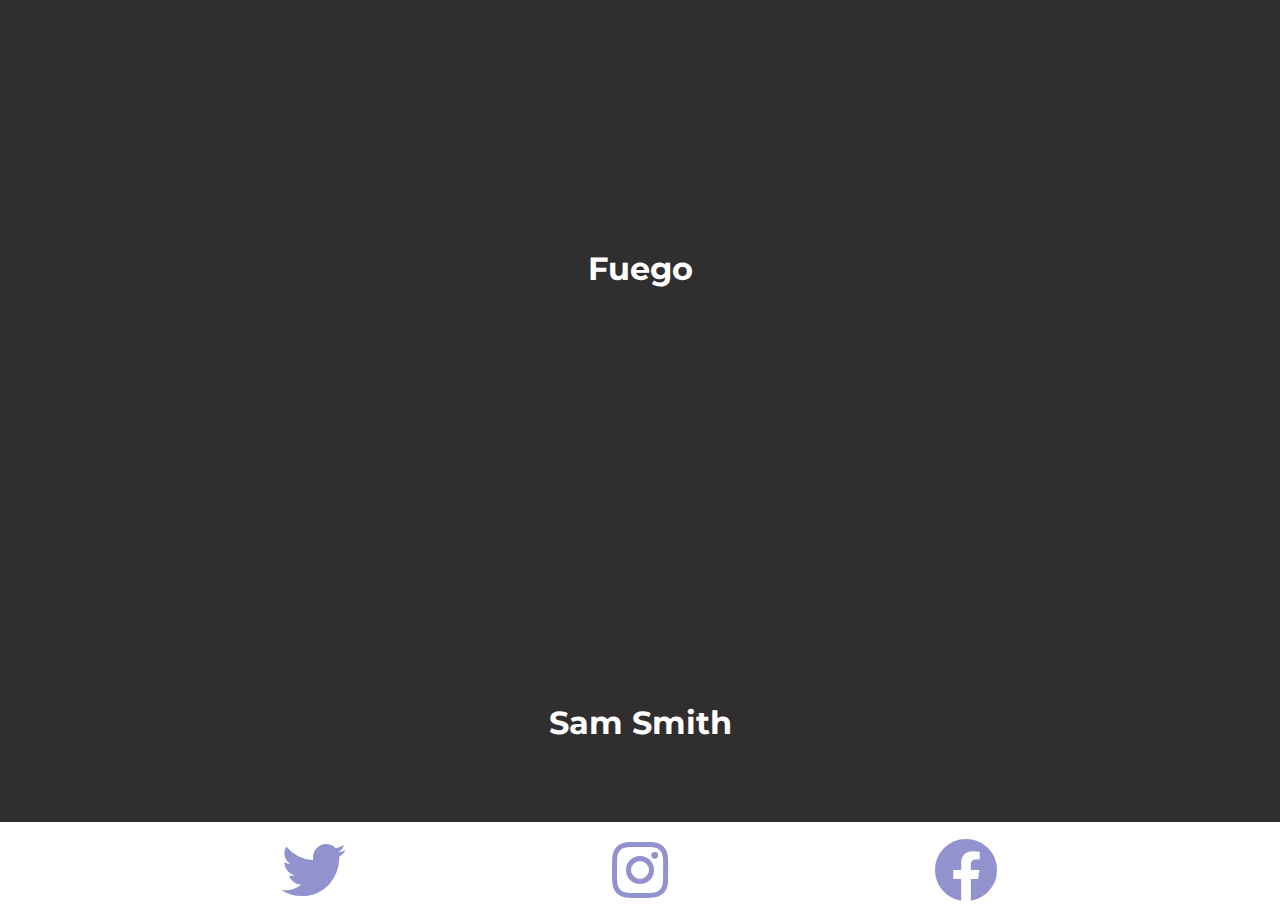
<file: videos.html>
<!DOCTYPE html>
<html lang="en">

<head>
  <meta charset="UTF-8">
  <meta http-equiv="X-UA-Compatible" content="IE=edge">
  <meta name="viewport" content="width=device-width, initial-scale=1.0">
  <link href="https://fonts.googleapis.com/css2?family=Montserrat+Subrayada&family=Montserrat:wght@400;600&display=swap"
    rel="stylesheet">
  <link rel="stylesheet" href="https://cdnjs.cloudflare.com/ajax/libs/font-awesome/5.15.4/css/all.min.css"
    integrity="sha512-1ycn6IcaQQ40/MKBW2W4Rhis/DbILU74C1vSrLJxCq57o941Ym01SwNsOMqvEBFlcgUa6xLiPY/NS5R+E6ztJQ=="
    crossorigin="anonymous" referrerpolicy="no-referrer" />
  <link rel="stylesheet" href="biostyles.css">
  <title>Document</title>
</head>

<body>

  <!-- NAVBAR -->
  <div class="navbar">
    <a href="#" class="hamburger-button ">
      <div class="bar"></div>
    </a>
    <img src="./images/Nestor Martinez Logo_text2.png" alt="">

  </div>

  <div class="menu-title menu-hidden"><a href="index.html">
      <h1>MENU</h1>
    </a></div>

  <div class="menu menu-hidden">

    <ul>

      <li><a href="index.html">HOME</a></li>

      <li><a href="./bio.html">BIO</a></li>
      <li><a href="./music.html">MUSIC</a></li>
      <li><a href="./tour.html">SHOWS</a></li>
      <li><a href="./videos.html">VIDEOS</a></li>
      <li><a href="./photos.html">PHOTOS</a></li>

    </ul>
  </div>

  <!-- BIOGRAPHY -->

  <div class="music-background-image">
    <div id="self-portrait">
      <p>&nbsp&nbspNestor Martinez</p>
    </div>
  </div>

  <h1 class="music-title">VIDEOS</h1>
  <div class="music-container">

    <div class="iframe-wrapper">
      <iframe class="video-tube" width="560" height="315" src="https://www.youtube.com/embed/n9H48ybHz9k"
        title="YouTube video player" frameborder="0"
        allow="accelerometer; autoplay; clipboard-write; encrypted-media; gyroscope; picture-in-picture"
        allowfullscreen></iframe>
      <h1>Cada Vez</h1>
    </div>
    <div class="iframe-wrapper">
      <iframe class="video-tube" width="560" height="315" src="https://www.youtube.com/embed/UBAsuUXxTmA"
        title="YouTube video player" frameborder="0"
        allow="accelerometer; autoplay; clipboard-write; encrypted-media; gyroscope; picture-in-picture"
        allowfullscreen></iframe>
      <h1>Wild Cherry</h1>
    </div>
    <div class="iframe-wrapper">
      <iframe width="560" height="315" src="https://www.youtube.com/embed/1iHexRb73Wc" title="YouTube video player"
        frameborder="0" allow="accelerometer; autoplay; clipboard-write; encrypted-media; gyroscope; picture-in-picture"
        allowfullscreen></iframe>
      <h1>Fuego</h1>
    </div>

    <div class="iframe-wrapper">
      <iframe width="560" height="315" src="https://www.youtube.com/embed/NmmroKYeHeg" title="YouTube video player"
        frameborder="0" allow="accelerometer; autoplay; clipboard-write; encrypted-media; gyroscope; picture-in-picture"
        allowfullscreen></iframe>
      <h1>Sam Smith</h1>
    </div>

  </div>

  </div>


  <div class="social-links-navbar-2">
    <a href="#"> <i class="fab fa-twitter fa-4x "></i></a>
    <a href="#"> <i class="fab fa-instagram fa-4x"></i></a>
    <a href="#"><i class="fab fa-facebook fa-4x"></i></a>
  </div>


  <script src="script.js"></script>
</body>

</html>
</file>
<file: styles.css>
*{
 margin: 0;
 padding: 0;
 box-sizing: border-box;
}

body{
  background-color: rgb(48, 46, 46);
      font-family: 'Montserrat', sans-serif;
}



/* Hamburger Button Container */

.ham-hidden{
 display: none;
}

.hamburger-button {
 width: 45px;
 height: 25px;
 background-color: none;

 flex-direction: column;
 
 position: absolute;
 top: 0;
 left: 5px;
 margin: 3rem;

 
}

/* HAMBURGER BAR */

 .bar{
  height: 4px;
  background-color: black;
  width: 100%;
  display: block;
  border-radius: 20px;
  
  
 }


 /* NAVBAR */
 .navbar {
  
  width: 100%;
  height: 100px;
  background-color: rgb(221, 221, 221);
  display: flex;
  justify-content: space-around;
  align-items: center;
  box-shadow: 0 3px 12px 5px rgba(71, 70, 73, 0.2);
  z-index: 2;

 }

 .navbar img{
   position: relative;
   bottom: 190px;
 }
 
 

/* HAMBURGER BARS */
 .bar::after{
  content:'';
  position: absolute;
  width: 100%;
  height: 4px;
  top: 20px;
  background: inherit;
  border-radius: 20px;
  
 }

 .bar::before{
  content: '';
  position: absolute;
  width: 100%;
  height: 4px;
  top: -20px;
  background: inherit;
   border-radius: 20px;
 }


 /* MENU */


 
 .menu-hidden{
  display: none;
 }
 

.menu-title{

 background-color: rgb(46, 45, 45);
 width: 400px;
 height: 200px;
text-align: center;
padding-top: 1rem;
animation: OpacityIn;
animation-duration: 3s;
animation-iteration-count: initial;
font-size: 2rem;

}

.menu-title h1 {
color: white;
}

 .menu {
   position: absolute;
  height: 100vh;
  width: 500px;
  background-color: rgb(240, 237, 237);
  animation: OpacityIn;
animation-duration: 3s;
animation-iteration-count: initial;
z-index: 1;

 }

 .menu ul li {
  padding: 2rem 1rem 1rem 2rem;
  text-align: left;
  position: relative;
  font-size: 1.5rem;
  list-style-type: none;
  color: rgb(121, 118, 118);
  z-index: 1;
  border-bottom: 2px solid rgba(77, 175, 255, 0.3);
  width: 400px;
   
  

 
 }

 .menu ul li a {
   text-decoration: none;
   color: black;
 }


 .menu ul li:hover {

   animation: MyGlowAnimation;
  animation-duration: 1s;
  animation-iteration-count: infinite;
 }

 .menu ul li:hover::after {
  content: '';
  position: absolute;
  top: 40px;
  left: 200px;
  width: 40px;
  height: 20px;
  background-color: rgb(123, 182, 250);
  animation: MyAnimation;
  animation-duration: 2s;
  animation-iteration-count: infinite;
  
 }


 .menu-title a {
  text-decoration: none;
  color: black;
  
 }

 /* SOCIAL MEDIA NAVBAR */




 /* Image Gallery */

.special-image{
  max-height: 950px;
}
  /* margin-left: 10rem; */



/* TOURS */

.tour-container{
  width: 100%;
  
  
}

.purchase-ticket-button{
 margin: 3rem auto;
  background-color: rgb(11, 125, 218);
  display: block;
  width: 1000px;
  border:none;
  padding: 1rem;
  border-radius: 20px;
  
  transition: .2s ease-in ;
}

.purchase-ticket-button:hover {
background-color: rgb(102, 186, 255);
  
}

.purchase-ticket-button a {
  text-decoration: none;
  color: white;
  font-size: 2rem;
}

.tour-heading {
  text-align: center;
color: white;

}

.tour-heading h1{
    font-family: 'Montserrat Subrayada', sans-serif;
}


.tour-list-container {
  width: 50%;
  margin: 0 auto;
}

.tour-item{
  display: flex;
  justify-content: space-around;
  color: white;
}

.tour-item p {
  font-weight: bold;
}


.purchase-ticket-button-small{
  background-color: rgb(70, 165, 243);
  color: white;
  border: 1px solid rgb(70, 165, 243) ;
  display: block;
  width: 6rem;
  height: 2rem;
  border-radius: 5px;
  transition: .2s ease-out;
}

.purchase-ticket-button-small a {
  text-decoration: none;
  color: white;
  font-size: 1rem;
}

.purchase-ticket-button-small:hover {
background-color: rgb(138, 203, 255);

}


/* RELEASES SECTION */

.releases-section {

  padding-top: 2;
   display: grid;
   grid-template-columns: repeat(3,1fr);
   grid-gap: 1rem;
  justify-items: center;

   background-color: white;
   height: 50vh;
  

   
}

.releases-item {
  display: flex;
  flex-direction: column;
  margin-top: 7rem;
  

}

.releases-item button {
  width: 250px;
  font-size: 1.5rem;
  border: none;
  background-color: black;
  border-radius: 5px;
  padding: 1rem 0;
  font-weight: bold;
  
  margin: 5px auto;
}

.releases-item button a {
  text-decoration: none;
  color: white;
 
}

.releases-item .spotify-button {
  color: rgb(72, 224, 72);
}

.releases-item .apple-button {
  color: rgb(252, 54, 87);
}

.releases-item h4 {
  display: inline-block;
  text-align: center;
  font-weight: bold;
  
  
}

.releases-item img {
  margin-bottom: 2rem;
}


.releases-title {
text-align: center;
background-color: white;
padding: 1rem 0 1rem;
margin: 0;
font-family: 'Montserrat Subrayada', sans-serif;
}

/* VIDEOS */

/* .video-section {
height: 50vh;
background-color: rgb(44, 44, 44);

} */

.video-section-title {
  font-family: 'Montserrat Subrayada', sans-serif;
  color: white;
  text-align: center;
  padding-top: 2rem;
  margin-top: 8rem;
  padding-bottom: 2rem;
}



.video-container {
display: grid;
grid-template-columns: repeat(2,1fr);
justify-items: center;
align-content: center;
height: 50vh;
grid-gap: 1rem;


}

.iframe-wrapper h1 {
text-align: center;
color: white;
}


/* .iframe-wrapper{

} */


/* BOTTOM NAVBAR */

.social-links-navbar{
  background-color: black;
  height: 20vh;
  display: flex;
  justify-content: space-evenly;
  align-items: CENTER;
  padding: 1rem;
  color: white;
  

}


.social-links-navbar i:hover {
  animation: socialAnimation;
  animation-iteration-count: infinite;
  animation-duration: .2s;
}


 /* ANIMATIONS */


 @keyframes MyAnimation {  
 0%{
  transform:translateX(0px)
 }

 50%{
  transform: translateX(50px);
 }

 100%{
  transform: translateX(-30px);
 }


}

@keyframes MyGlowAnimation {

 0%{
  text-shadow: 0px 0px 0px 0px;
 }

 100%{
  text-shadow: 0px -8px 3px rgb(146, 146, 255);
 }
}


@keyframes OpacityIn {

 from{
  opacity: 0;
 }

 to{
  opacity: 1;
 }
}


@keyframes socialAnimation {

  0%{
    text-shadow: 0 0 0 rgb(25, 116, 221);
  }

100%{
  text-shadow: 0px -5px 5px rgb(83, 161, 250);;
}
}



/* MEDIA QUERIES */

/* TABLET AND BELOW */

@media(max-width:1287px){


  /* RELEASES SECTION  */
.releases-section {

  padding-top: 2;
   display: grid;
   grid-template-columns: repeat(2,1fr);
   grid-gap: 1rem;
  justify-items: center;

   background-color: white;
   height: 100vh;

   
}

/* PURCHASE BUTTON */
.purchase-ticket-button{
 margin: 3rem auto;
  background-color: rgb(11, 125, 218);
  display: block;
  width: 500px;
  border:none;
  padding: 1rem;
  border-radius: 20px;
  
  transition: .2s ease-in ;
}

/* TOUR ITEM */
.tour-list-container {
  width: 100%;
  justify-content: space-between;
  
}

/* VIDEOS */


/* SOCIAL NAVBAR */

.social-links-navbar {
  margin-top: 10rem;
}



}





/* PHONE */

@media(max-width:836px) {

.tour-list-container {
  width: 80%;
}

.tour-item img {
padding-right: 15px;
}

.tour-item p {
padding-right: 15px;
}

.tour-item {
  font-size: 10px;
  
}
.tour-item-details {
font-size: 10px;
}

  .menu{
width: 200px;
  }

.menu-title{
  width: 200px;
}

.menu ul li {
  width: 20px;
}

  .navbar{
    width: 100%;
  }

  .navbar img {
    width: 100%;
    display: none;
  
  }

  .purchase-ticket-button{
    width: 300px;
  }

 

.releases-section {

  padding-top: 2;
   display: grid;
   grid-template-columns: repeat(1,1fr);
   grid-gap: 1rem;
  justify-items: center;

   background-color: white;
   height: 100%;
  
  

   
}

.releases-item{
  margin-top: 0rem;
  /* overflow: hidden; */
}

.releases-item img {
  height: 190px;
}

.video-container {
  grid-template-columns: repeat(1, 1fr);
}

.video-tube {
 width: 300px;
 height: 200px;
}

.iframe-wrapper h1 {
text-align: center;
color: white;
}

.i-frame-wrapper {
  width: 50%;
}

.social-links-navbar{
  display: flex;
  align-items: center;
}

}
</file>
<file: biostyles.css>
*{
 margin: 0;
 padding: 0;
 box-sizing: border-box;
}

body{
  background-color: rgb(48, 46, 46);
      font-family: 'Montserrat', sans-serif;
}



/* Hamburger Button Container */

.ham-hidden{
 display: none;
}

.hamburger-button {
 width: 45px;
 height: 25px;
 background-color: none;

 flex-direction: column;
 
 position: absolute;
 top: 0;
 left: 5px;
 margin: 3rem;

 
}

/* HAMBURGER BAR */

 .bar{
  height: 4px;
  background-color: black;
  width: 100%;
  display: block;
  border-radius: 20px;
  
  
 }


 /* NAVBAR */
 .navbar {
  
  width: 100%;
  height: 100px;
  background-color: rgb(221, 221, 221);
  display: flex;
  justify-content: space-around;
  align-items: center;
  box-shadow: 0 3px 12px 5px rgba(71, 70, 73, 0.2);
  z-index: 2;

 }

 .navbar img{
   position: relative;
   bottom: 190px;
 }
 
 

/* HAMBURGER BARS */
 .bar::after{
  content:'';
  position: absolute;
  width: 100%;
  height: 4px;
  top: 20px;
  background: inherit;
  border-radius: 20px;
  
 }

 .bar::before{
  content: '';
  position: absolute;
  width: 100%;
  height: 4px;
  top: -20px;
  background: inherit;
   border-radius: 20px;
 }


 /* MENU */


 
 .menu-hidden{
  display: none;
 }
 

.menu-title{

 background-color: rgb(46, 45, 45);
 width: 400px;
 height: 200px;
text-align: center;
padding-top: 1rem;
animation: OpacityIn;
animation-duration: 3s;
animation-iteration-count: initial;
font-size: 2rem;

}

.menu-title h1 {
color: white;
}

 .menu {
   position: absolute;
  height: 100vh;
  width: 500px;
  background-color: rgb(240, 237, 237);
  animation: OpacityIn;
animation-duration: 3s;
animation-iteration-count: initial;
z-index: 1;

 }

 .menu ul li {
  padding: 2rem 1rem 1rem 2rem;
  text-align: left;
  position: relative;
  font-size: 1.5rem;
  list-style-type: none;
  color: rgb(121, 118, 118);
  z-index: 1;
  border-bottom: 2px solid rgba(77, 175, 255, 0.3);
  width: 400px;
   
  

 
 }

 .menu ul li a {
   text-decoration: none;
   color: black;
 }


 .menu ul li:hover {

   animation: MyGlowAnimation;
  animation-duration: 1s;
  animation-iteration-count: infinite;
 }

 .menu ul li:hover::after {
  content: '';
  position: absolute;
  top: 40px;
  left: 200px;
  width: 40px;
  height: 20px;
  background-color: rgb(123, 182, 250);
  animation: MyAnimation;
  animation-duration: 2s;
  animation-iteration-count: infinite;
  
 }


 .menu-title a {
  text-decoration: none;
  color: black;
  
 }

 /* BIOGRAPHY SECTION */

 .background-image {
  background-image: url(./images/croppedone.jpg);
  height: 300px;
  
background-size: contain;
background-repeat: no-repeat;
background-attachment: fixed;
width: 100%;

 }

 #self-portrait {
  background-color: white;
  height: 150px;
  width: 150px;
  border-radius: 50%;
  display: flex;
  justify-content: center;
  align-items: center;
  position: absolute;
  top: 10px;
  right: 50px;
  

  
 
 }

 #self-portrait p {
  font-weight: bold;
  width: 50%;
 }

.bio-container {
 color: white;
 padding: 2rem 5rem;

}

.bio-container h1 {
 text-align: center;
 padding-bottom: 5rem;
 position: relative;
 padding-top: 2rem;
 text-transform: uppercase;
 font-size: 5rem;
 font-family: 'Montserrat Subrayada', sans-serif;;


}

.bio-container p {
 line-height: 2;
 max-width: 800px;
margin: 0 auto;
}

.bio-container h1::before {
 content: '';
 position: absolute;
 width: 4px;
 height: 30%;
 background-color: aqua;
 animation: hoverAnimation 1s ease-out infinite;
 

}

.bio-container h1::after {
 content: '';
 position: absolute;
 width: 4px;
 height: 30% ;
  background-color: aqua;
  animation: hoverAnimationTwo 1s ease-in-out infinite;

}







/* social nav bar */




.social-links-navbar-2 i {
  color: rgb(146, 146, 206);
}
.social-links-navbar{
  background-color: white;
  
  display: flex;
  justify-content: space-evenly;
  padding: 1rem;
  
  position: absolute;
bottom: 0;
right: 0;
  width: 100%;
  

}

.social-links-navbar i {
  color: rgb(146, 146, 206);
}

.social-links-navbar-2 i:hover {
  animation: socialAnimation;
  animation-iteration-count: infinite;
  animation-duration: .2s;
}

.social-links-navbar-2{
  position: relative;
  background-color: white;
  
  display: flex;
  justify-content: space-evenly;
  padding: 1rem;
  color: white;
  
bottom: 0;
right: 0;
  width: 100%;
  
}


.social-links-navbar-3{
  position: relative;
  background-color: white;
  
  display: flex;
  justify-content: space-evenly;
  padding: 1rem;
  color: white;
  
bottom: 0;
right: 0;
  width: 100%;
  
}

.social-links-navbar i:hover {
  animation: socialAnimation;
  animation-iteration-count: infinite;
  animation-duration: .2s;
}





 /*  ANIMATIONS */

 
 @keyframes MyAnimation {  
 0%{
  transform:translateX(0px)
 }

 50%{
  transform: translateX(50px);
 }

 100%{
  transform: translateX(-30px);
 }


}

@keyframes MyGlowAnimation {

 0%{
  text-shadow: 0px 0px 0px 0px;
 }

 100%{
  text-shadow: 0px -8px 3px rgb(146, 146, 255);
 }
}


@keyframes OpacityIn {

 from{
  opacity: 0;
 }

 to{
  opacity: 1;
 }
}


@keyframes socialAnimation {

  0%{
    text-shadow: 0 0 0 rgb(25, 116, 221);
  }

100%{
  text-shadow: 0px -5px 5px rgb(83, 161, 250);;
}
}



@keyframes hoverAnimation {

 0%{
  transform: translateX(0);
 }
 50%{
  transform: translateY(30px);
 }
 100%{
  transform: translateX(0px);
 }
}

@keyframes hoverAnimationTwo {

 0%{
  transform: translateX(0);
 }
 50%{
  transform: translateY(-30px);
 }
 100%{
  transform: translateX(0px);
 }
}


/* MUSIC PAGE STYLES */


.music-background-image {
 background: url(images/croppedtwo.jpg);

height: 300px;
background-position: center;

background-size: cover;
border-bottom: 5px dotted white;

}

.music-title{
 color: white;
 font-family: 'Montserrat Subrayada', sans-serif;
 font-size: 4rem;
 text-align: center;
 margin-top: 4rem;
}

.music-container {
  display: grid;
  justify-content: center;
  align-items:center;
  padding: 2rem;
}

.iframe-wrapper h1 {
  text-align: center;
  padding: 1rem;
  margin: 2rem;
  color: white;
}

/* TOUR STYLES */

.tour-container {
display: flex;
justify-content: center;
flex-wrap: wrap;
align-items: center;
margin: 5rem;
}


.tour-item {
  text-align: center;
  margin: 1rem;
  padding: 1rem;
}

/* photo Styles */

.photo-container {
  display: flex;
  flex-direction: column;

  
}

.photo-item img {
  width: 100vw;
}


/* MEDIA */



@media(max-width:836px) {


  .menu{
width: 200px;
  }

.menu-title{
  width: 200px;
}

.menu ul li {
  width: 20px;
}

  .navbar{
    width: 100%;
  }

  .navbar img {
    width: 100%;
    display: none;
  }


  .bio-container h1{
    font-size: 2rem;
  }

}
</file>
